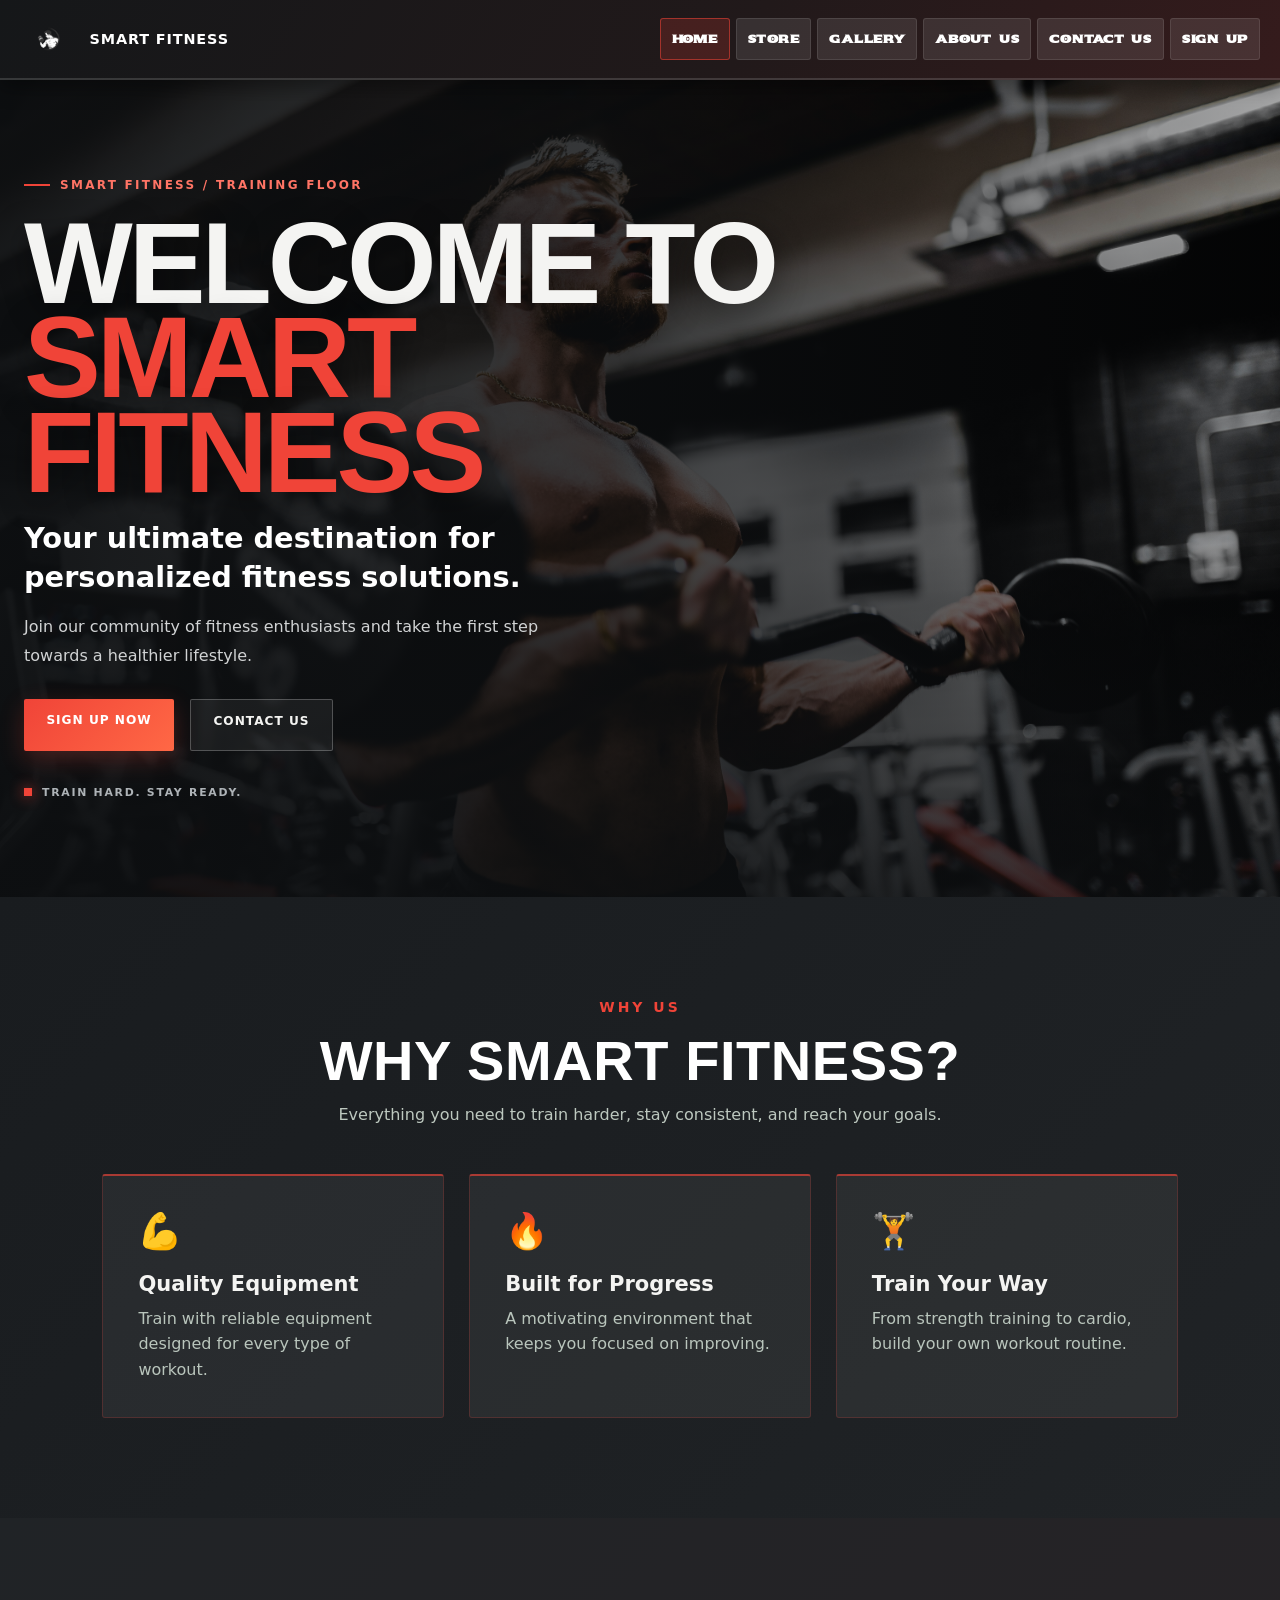
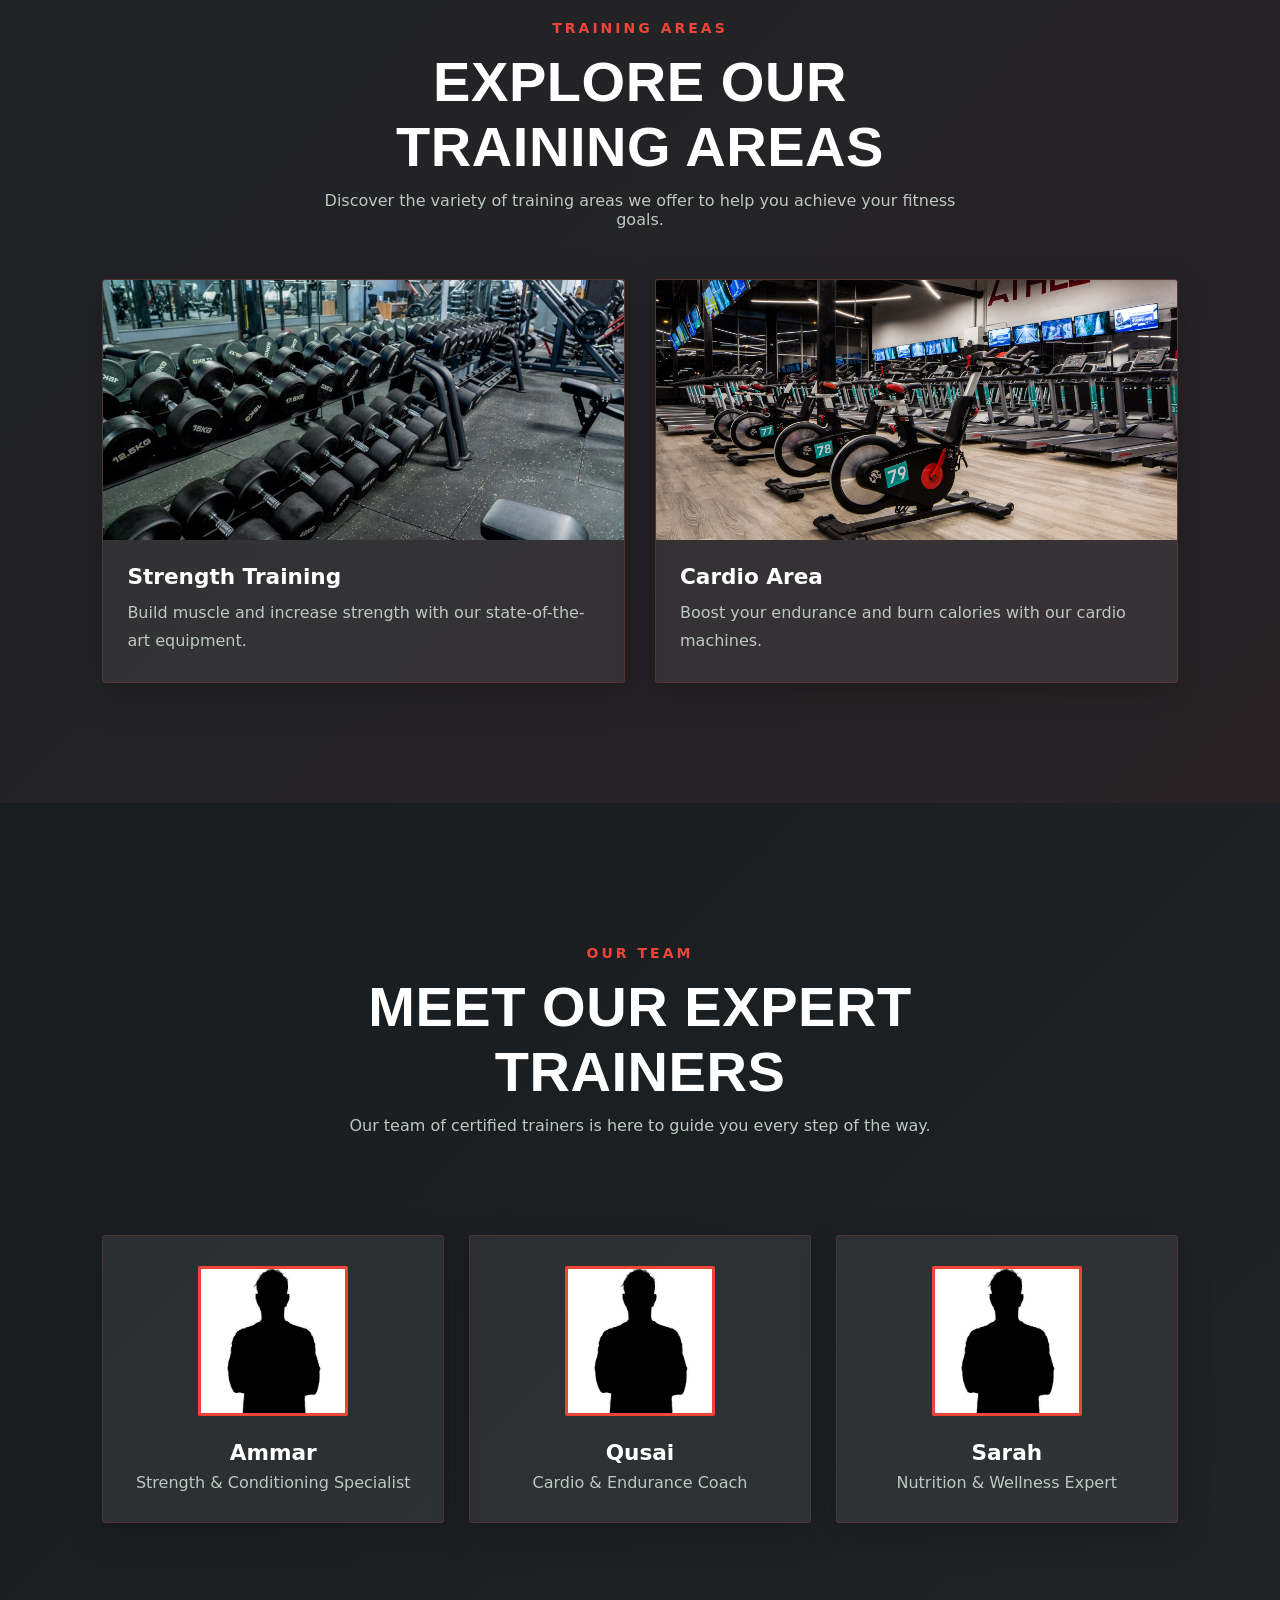
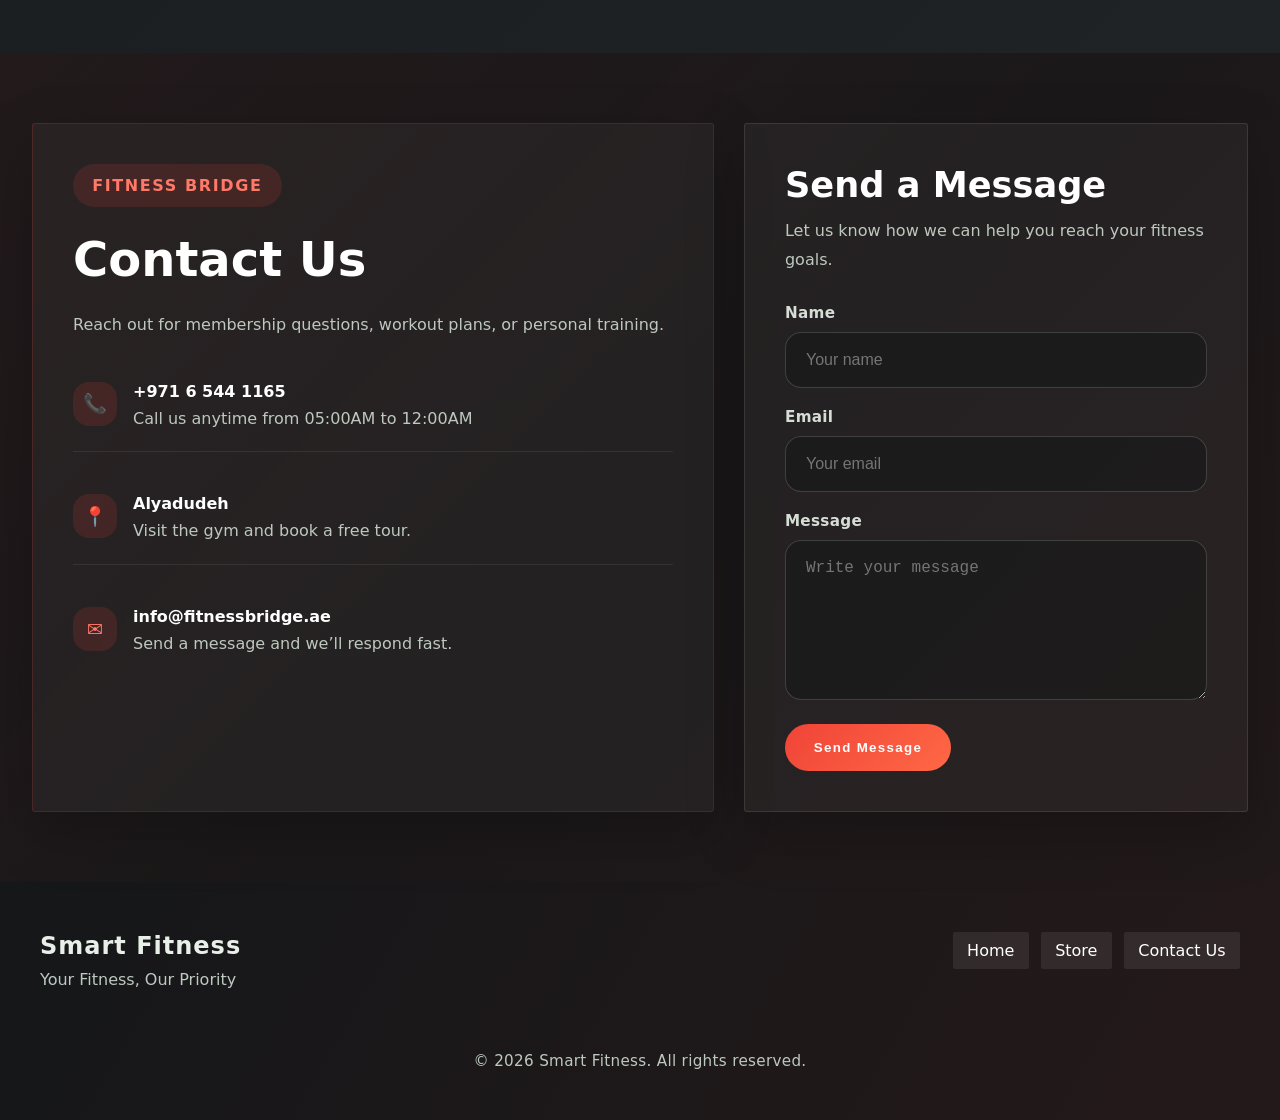
<file: index.html>
<!DOCTYPE html>
<html lang="en">
<head>
    <meta charset="UTF-8">
    <meta name="viewport" content="width=device-width, initial-scale=1.0">
<meta name="theme-color" content="#151719">
    <title>Smart Fitness | HomePage</title>
<link rel="stylesheet" href="Style.css">
<link rel="preconnect" href="https://fonts.googleapis.com">
<link rel="preconnect" href="https://fonts.gstatic.com" crossorigin>
<link href="https://fonts.googleapis.com/css2?family=Sekuya&display=swap" rel="stylesheet">
</head>
<body class="home-body">
    <header>
    <nav class="navbar industrial-navbar" aria-label="Main navigation">
            <div class="navbar-brand">
                <img src="images/logo2.png" alt="Smart Fitness Logo" class="responsive-logo">
                <span>Smart Fitness</span>
            </div>      
            <div class="navbar-items">
                <ul class="navbar-nav">
                    <li class="nav-item">
                        <a href="index.html" aria-current="page">Home</a>
                    </li>
                    <li class="nav-item">
                        <a href="store.html">Store</a>
                    </li>
                    <li class="nav-item">
                        <a href="Gallery.html">Gallery</a>
                    </li>
                    <li class="nav-item">
                        <a href="aboutUs.html">About Us</a>
                    </li>
                    <li class="nav-item">
                        <a href="ContactUs.html">Contact Us</a>
                    </li>
                    <li class="nav-item">
                        <a href="signUp.html">Sign Up</a>
                    </li>
                </ul>
            </div>
        </nav>
    </header>
    <main>
    <section class="hero-selection home-hero" aria-labelledby="home-title">
        <div class="selection-content home-hero-content">
            <div class="hero-details home-hero-details">
                <p class="home-hero-kicker">SMART FITNESS / TRAINING FLOOR</p>
                <h1 class="title" id="home-title">Welcome to<br><em>Smart Fitness</em></h1>
                <p class="subtitle">Your ultimate destination for personalized fitness solutions.</p>
                <p class="description">Join our community of fitness enthusiasts and take the first step towards a healthier lifestyle.</p>
                <div class="hero-buttons">
                    <a href="signUp.html" class="button store">Sign Up Now</a>
                    <a href="ContactUs.html" class="button contact-us">Contact Us</a>
                </div>
                <p class="home-hero-footnote"><span aria-hidden="true"></span> TRAIN HARD. STAY READY.</p>
            </div>
        </div>
    </section>

<section class="why-smart-fitness">
    <div class="section-header">
        <span>WHY US</span>
        <h2>Why Smart Fitness?</h2>
        <p>Everything you need to train harder, stay consistent, and reach your goals.</p>
    </div>

    <div class="benefits">
        <div class="benefit-card">
            <div class="benefit-icon">💪</div>
            <h3>Quality Equipment</h3>
            <p>Train with reliable equipment designed for every type of workout.</p>
        </div>

        <div class="benefit-card">
            <div class="benefit-icon">🔥</div>
            <h3>Built for Progress</h3>
            <p>A motivating environment that keeps you focused on improving.</p>
        </div>

        <div class="benefit-card">
            <div class="benefit-icon">🏋️</div>
            <h3>Train Your Way</h3>
            <p>From strength training to cardio, build your own workout routine.</p>
        </div>
    </div>
</section>

<section class="training-areas-section">
    <div class="section-header">
        <span>TRAINING AREAS</span>
        <h2>Explore Our Training Areas</h2>
        <p>Discover the variety of training areas we offer to help you achieve your fitness goals.</p>
    </div>

    <div class="training-areas">
        <div class="training-area-card">
            <img src="images/dumbble.jpg" alt="Strength Training" class="training-area-image">
            <div class="training-area-content">
                <h3>Strength Training</h3>
                <p>Build muscle and increase strength with our state-of-the-art equipment.</p>
            </div>
        </div>

        <div class="training-area-card">
            <img src="images/cardio.jpg" alt="Cardio Area" class="training-area-image">
            <div class="training-area-content">
                <h3>Cardio Area</h3>
                <p>Boost your endurance and burn calories with our cardio machines.</p>
            </div>
        </div>
    </div>
</section>

<section class="our-team-section">
    <div class="section-header">
        <span>OUR TEAM</span>
        <h2>Meet Our Expert Trainers</h2>
        <p>Our team of certified trainers is here to guide you every step of the way.</p>
    </div>

    <div class="team-members">
        <div class="team-member-card">
            <img src="images/man.jfif" alt="Trainer 1" class="team-member-image">
            <h3>Ammar</h3>
            <p>Strength & Conditioning Specialist</p>
        </div>

        <div class="team-member-card">
            <img src="images/man.jfif" alt="Trainer 2" class="team-member-image">
            <h3>Qusai</h3>
            <p>Cardio & Endurance Coach</p>
        </div>

        <div class="team-member-card">
            <img src="images/man.jfif" alt="Trainer 3" class="team-member-image">
            <h3>Sarah</h3>
            <p>Nutrition & Wellness Expert</p>
        </div>
    </div>
</section>

<section class="contact-section">
    <div class="contact-grid">
        <div class="contact-info-panel">
            <div class="contact-badge">FITNESS BRIDGE</div>
            <h2>Contact Us</h2>
            <p>Reach out for membership questions, workout plans, or personal training.</p>
            <div class="contact-detail">
                <span>📞</span>
                <div>
                    <strong>+971 6 544 1165</strong>
                    <p>Call us anytime from 05:00AM to 12:00AM</p>
                </div>
            </div>
            <div class="contact-detail">
                <span>📍</span>
                <div>
                    <strong>Alyadudeh</strong>
                    <p>Visit the gym and book a free tour.</p>
                </div>
            </div>
            <div class="contact-detail">
                <span>✉️</span>
                <div>
                    <strong>info@fitnessbridge.ae</strong>
                    <p>Send a message and we’ll respond fast.</p>
                </div>
            </div>
        </div>

        <form class="contact-form">
            <div class="form-title">
                <h3>Send a Message</h3>
                <p>Let us know how we can help you reach your fitness goals.</p>
            </div>
            <label>
                <span>Name</span>
                <input type="text" placeholder="Your name" />
            </label>
            <label>
                <span>Email</span>
                <input type="email" placeholder="Your email" />
            </label>
            <label>
                <span>Message</span>
                <textarea placeholder="Write your message"></textarea>
            </label>
            <button type="submit" class="button send-button">Send Message</button>
        </form>
    </div>
</section>

</main>
<footer class="site-footer">
        <div class="footer-inner">
            <div class="footer-brand">
                <p>Smart Fitness</p>
                <span>Your Fitness, Our Priority</span>
            </div>
            <div class="footer-links">
                <a href="index.html">Home</a>
                <a href="store.html">Store</a>
                <a href="ContactUs.html">Contact Us</a>
            </div>
            <p class="footer-copy">&copy; 2026 Smart Fitness. All rights reserved.</p>
        </div>
    </footer>
</body>
</html>
</file>
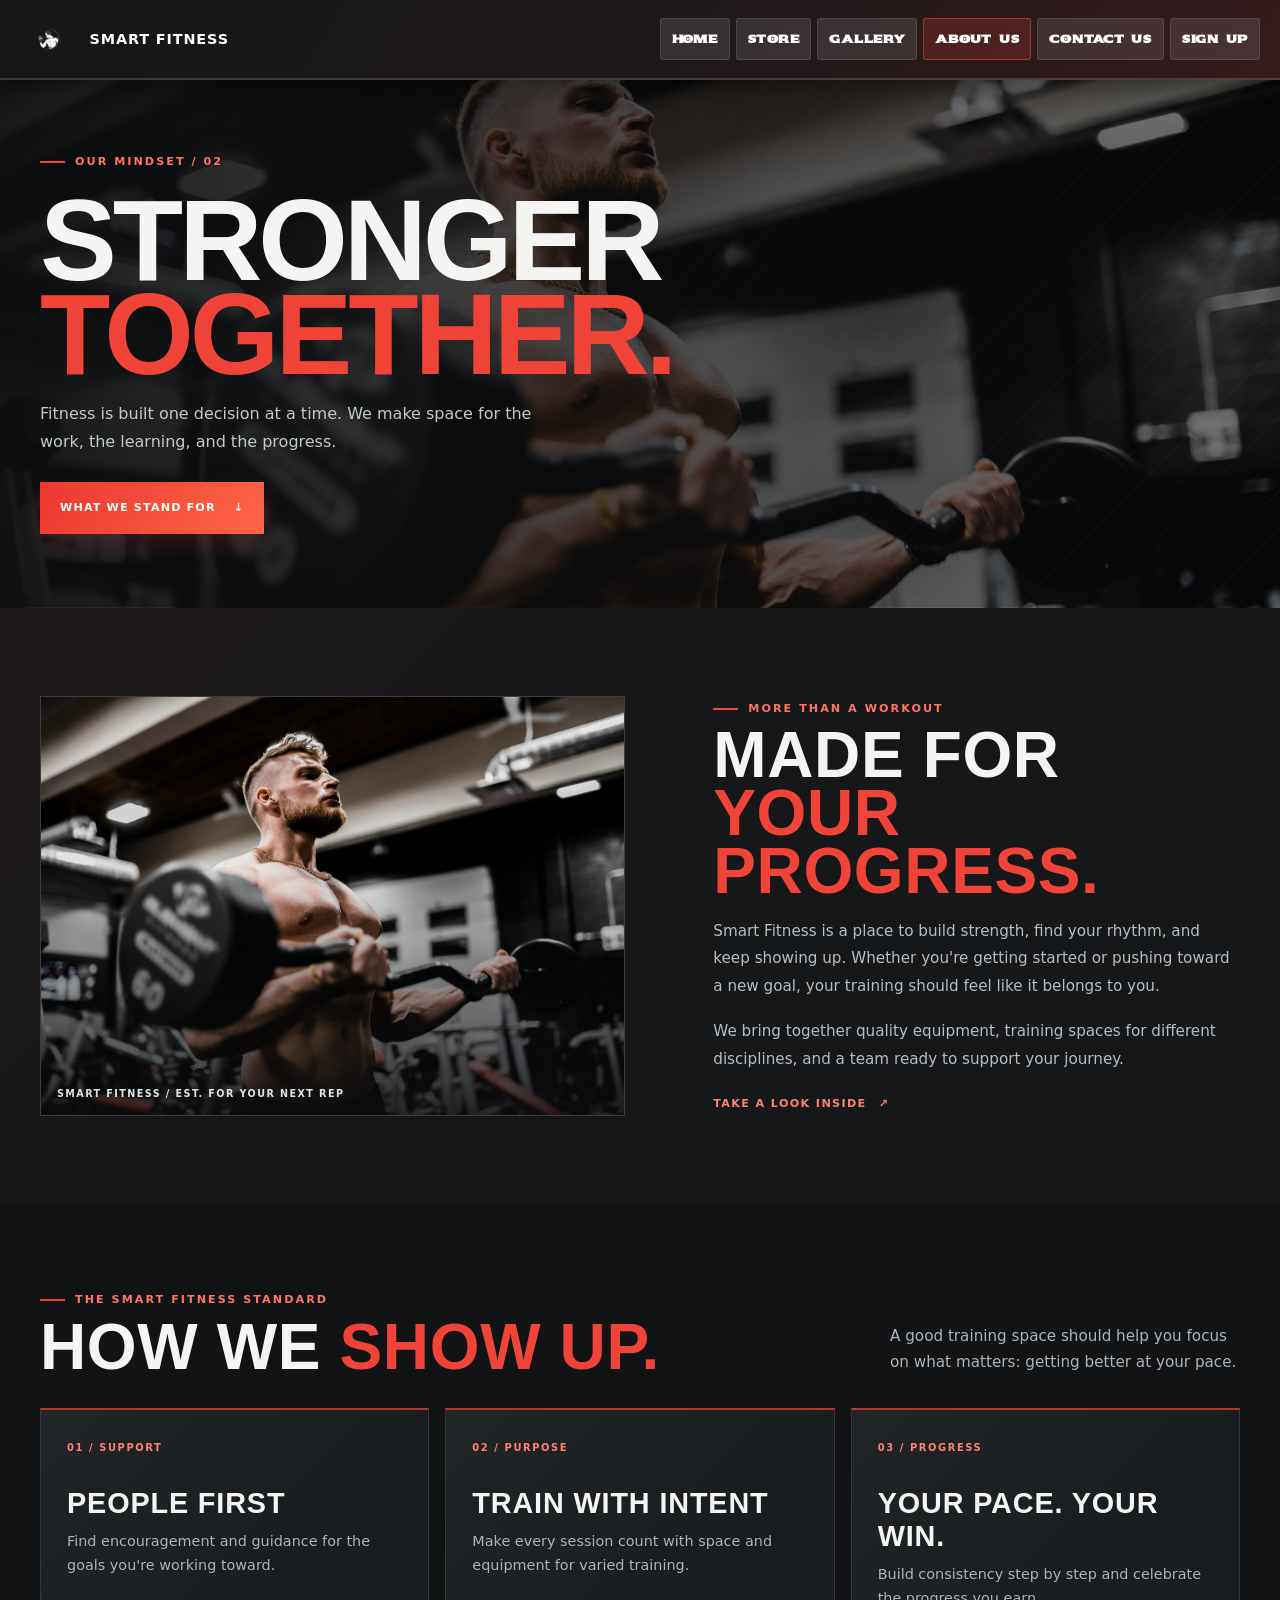
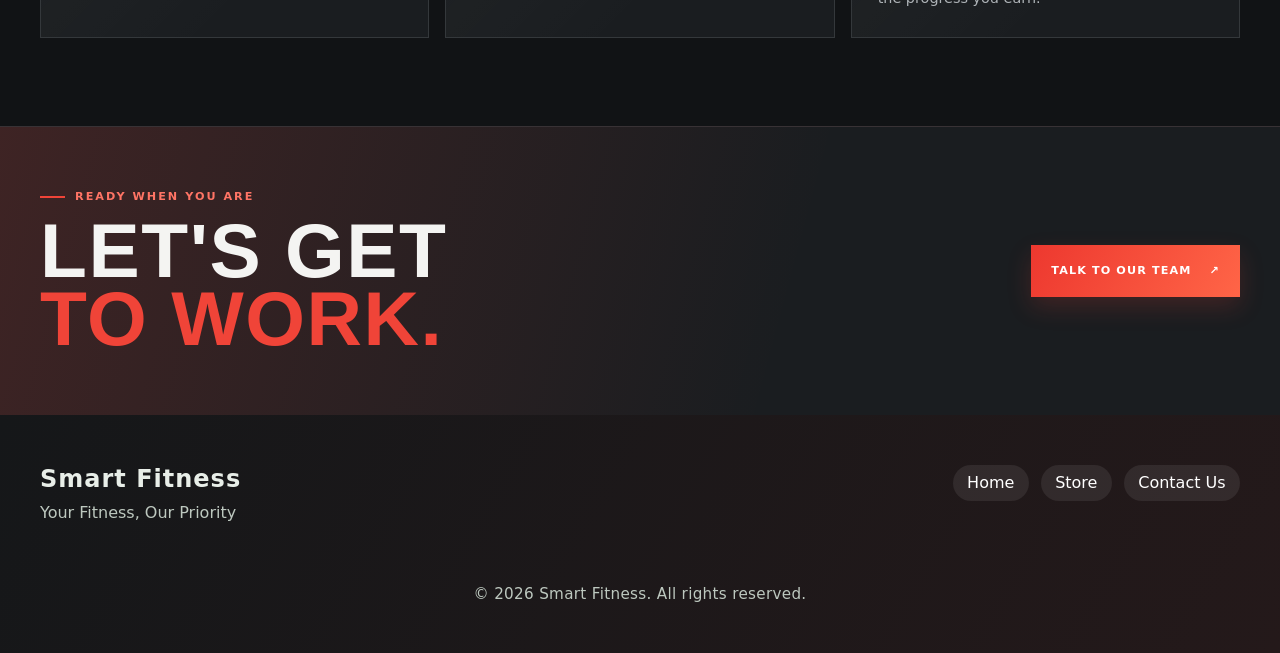
<file: aboutUs.html>
<!DOCTYPE html>
<html lang="en">
<head>
    <meta charset="UTF-8">
    <meta name="viewport" content="width=device-width, initial-scale=1.0">
    <meta name="theme-color" content="#151719">
    <title>About Us | Smart Fitness</title>
    <link rel="stylesheet" href="Style.css">
    <link rel="preconnect" href="https://fonts.googleapis.com">
    <link rel="preconnect" href="https://fonts.gstatic.com" crossorigin>
    <link href="https://fonts.googleapis.com/css2?family=Sekuya&display=swap" rel="stylesheet">
</head>
<body class="content-body about-body">
    <header>
        <nav class="navbar industrial-navbar" aria-label="Main navigation">
            <a class="navbar-brand" href="index.html">
                <img src="images/logo2.png" alt="" class="responsive-logo">
                <span>Smart Fitness</span>
            </a>
            <div class="navbar-items">
                <ul class="navbar-nav">
                    <li class="nav-item"><a href="index.html">Home</a></li>
                    <li class="nav-item"><a href="store.html">Store</a></li>
                    <li class="nav-item"><a href="Gallery.html">Gallery</a></li>
                    <li class="nav-item"><a href="aboutUs.html" aria-current="page">About Us</a></li>
                    <li class="nav-item"><a href="ContactUs.html">Contact Us</a></li>
                    <li class="nav-item"><a href="signUp.html">Sign Up</a></li>
                </ul>
            </div>
        </nav>
    </header>

    <main class="content-page about-page">
        <section class="inner-page-hero about-page-hero" aria-labelledby="about-title">
            <div class="page-container inner-page-hero-content">
                <p class="page-eyebrow"><span></span> OUR MINDSET / 02</p>
                <h1 id="about-title">STRONGER<br><em>TOGETHER.</em></h1>
                <p>Fitness is built one decision at a time. We make space for the work, the learning, and the progress.</p>
                <a class="page-button" href="#our-approach">WHAT WE STAND FOR <span aria-hidden="true">↓</span></a>
            </div>
        </section>

        <section class="page-section about-intro" id="our-approach">
            <div class="page-container about-intro-grid">
                <div class="about-image-wrap">
                    <img src="images/manworkout.jpg" alt="Athlete training with a barbell" loading="lazy">
                    <span class="about-image-mark">SMART FITNESS / EST. FOR YOUR NEXT REP</span>
                </div>
                <div class="about-copy">
                    <p class="page-eyebrow"><span></span> MORE THAN A WORKOUT</p>
                    <h2>MADE FOR<br><em>YOUR PROGRESS.</em></h2>
                    <p>Smart Fitness is a place to build strength, find your rhythm, and keep showing up. Whether you're getting started or pushing toward a new goal, your training should feel like it belongs to you.</p>
                    <p>We bring together quality equipment, training spaces for different disciplines, and a team ready to support your journey.</p>
                    <a class="page-text-link" href="Gallery.html">TAKE A LOOK INSIDE <span aria-hidden="true">↗</span></a>
                </div>
            </div>
        </section>

        <section class="page-section about-values-section" aria-labelledby="values-title">
            <div class="page-container">
                <div class="page-section-heading">
                    <div>
                        <p class="page-eyebrow"><span></span> THE SMART FITNESS STANDARD</p>
                        <h2 id="values-title">HOW WE <em>SHOW UP.</em></h2>
                    </div>
                    <p>A good training space should help you focus on what matters: getting better at your pace.</p>
                </div>
                <div class="about-values-grid">
                    <article class="about-value-card">
                        <span>01 / SUPPORT</span>
                        <h3>PEOPLE FIRST</h3>
                        <p>Find encouragement and guidance for the goals you're working toward.</p>
                    </article>
                    <article class="about-value-card">
                        <span>02 / PURPOSE</span>
                        <h3>TRAIN WITH INTENT</h3>
                        <p>Make every session count with space and equipment for varied training.</p>
                    </article>
                    <article class="about-value-card">
                        <span>03 / PROGRESS</span>
                        <h3>YOUR PACE. YOUR WIN.</h3>
                        <p>Build consistency step by step and celebrate the progress you earn.</p>
                    </article>
                </div>
            </div>
        </section>

        <section class="page-cta-band">
            <div class="page-container page-cta-inner">
                <div>
                    <p class="page-eyebrow"><span></span> READY WHEN YOU ARE</p>
                    <h2>LET'S GET<br><em>TO WORK.</em></h2>
                </div>
                <a class="page-button" href="ContactUs.html">TALK TO OUR TEAM <span aria-hidden="true">↗</span></a>
            </div>
        </section>
    </main>

    <footer class="site-footer">
        <div class="footer-inner">
            <div class="footer-brand"><p>Smart Fitness</p><span>Your Fitness, Our Priority</span></div>
            <div class="footer-links">
                <a href="index.html">Home</a>
                <a href="store.html">Store</a>
                <a href="ContactUs.html">Contact Us</a>
            </div>
            <p class="footer-copy">&copy; 2026 Smart Fitness. All rights reserved.</p>
        </div>
    </footer>
</body>
</html>
</file>
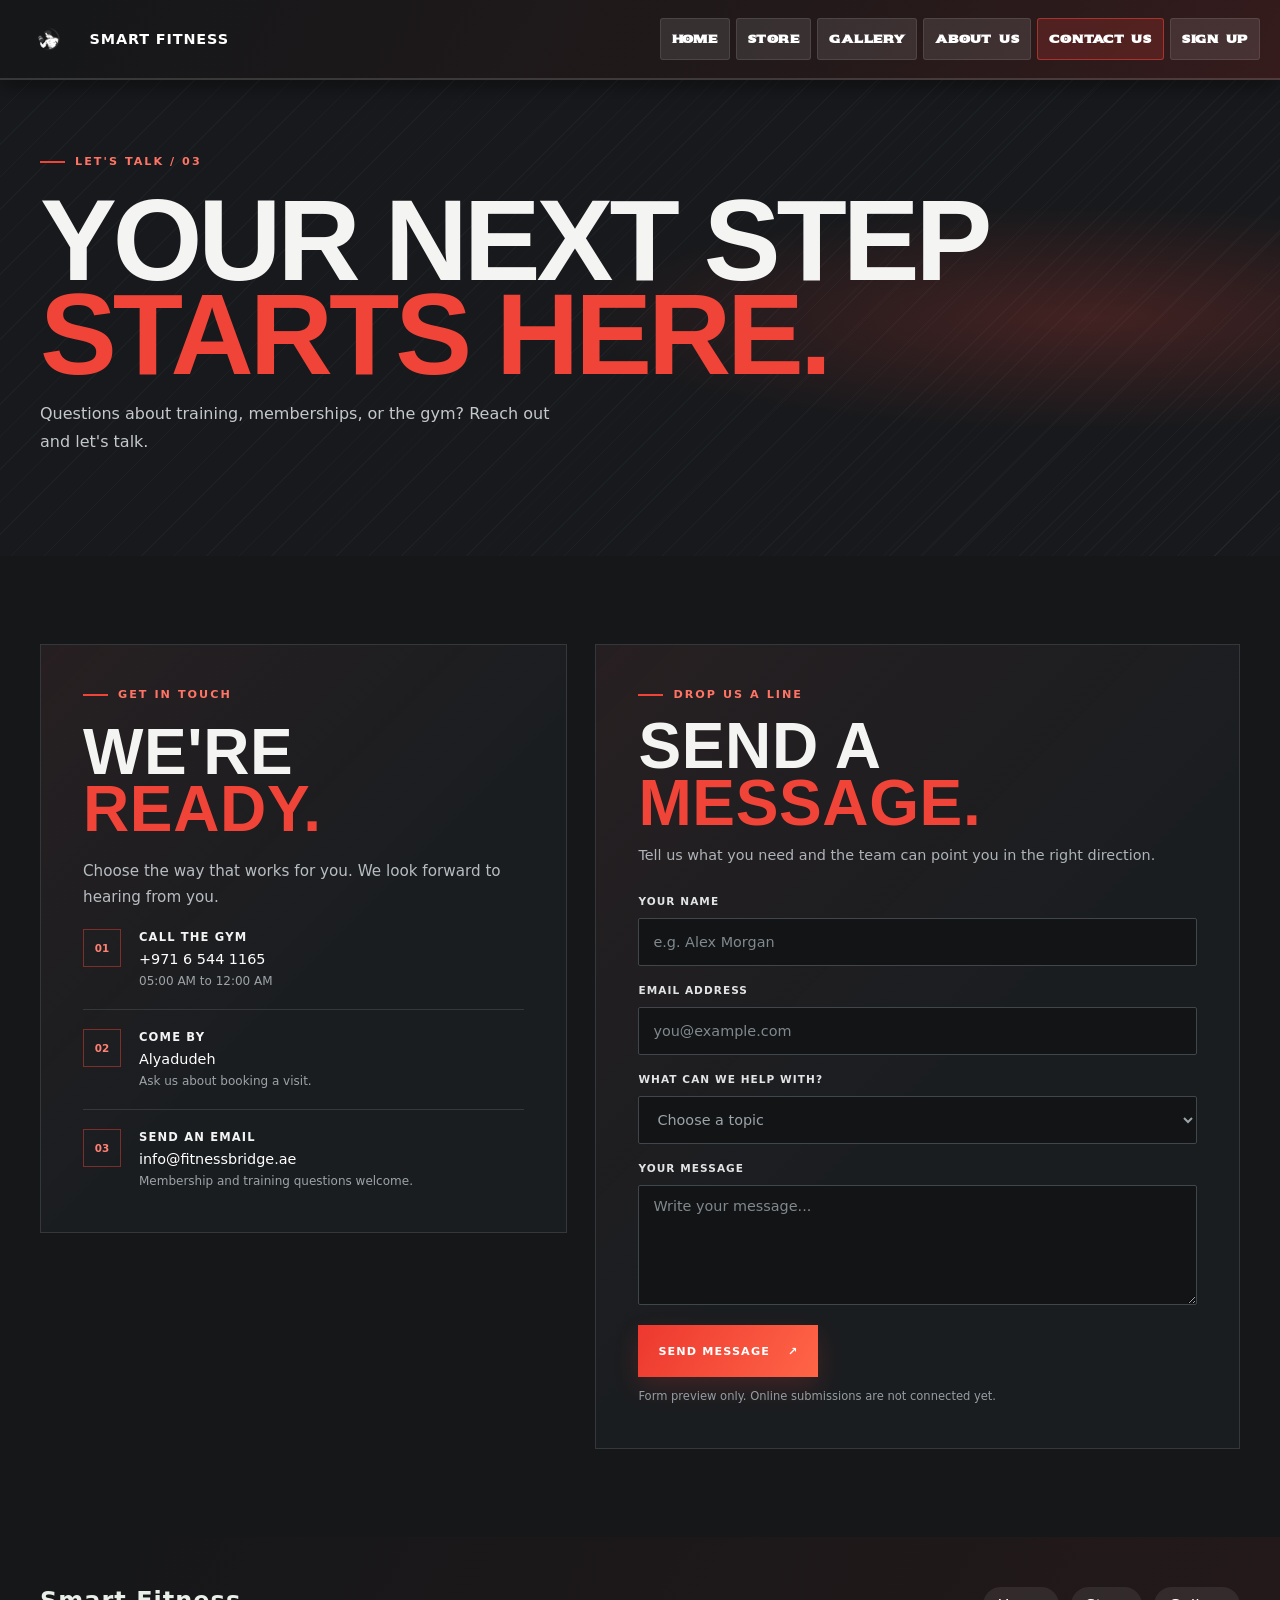
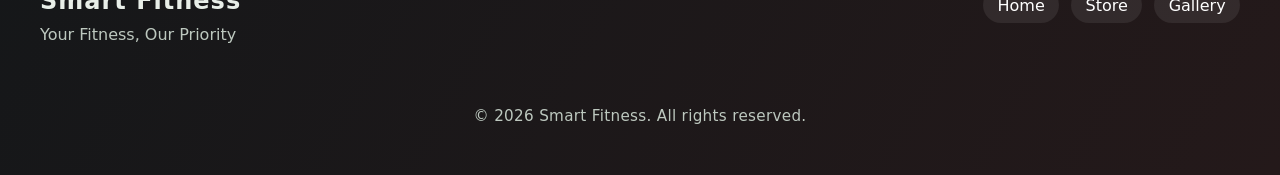
<file: ContactUs.html>
<!DOCTYPE html>
<html lang="en">
<head>
    <meta charset="UTF-8">
    <meta name="viewport" content="width=device-width, initial-scale=1.0">
    <meta name="theme-color" content="#151719">
    <title>Contact | Smart Fitness</title>
    <link rel="stylesheet" href="Style.css">
    <link rel="preconnect" href="https://fonts.googleapis.com">
    <link rel="preconnect" href="https://fonts.gstatic.com" crossorigin>
    <link href="https://fonts.googleapis.com/css2?family=Sekuya&display=swap" rel="stylesheet">
</head>
<body class="content-body contact-body">
    <header>
        <nav class="navbar industrial-navbar" aria-label="Main navigation">
            <a class="navbar-brand" href="index.html">
                <img src="images/logo2.png" alt="" class="responsive-logo">
                <span>Smart Fitness</span>
            </a>
            <div class="navbar-items">
                <ul class="navbar-nav">
                    <li class="nav-item"><a href="index.html">Home</a></li>
                    <li class="nav-item"><a href="store.html">Store</a></li>
                    <li class="nav-item"><a href="Gallery.html">Gallery</a></li>
                    <li class="nav-item"><a href="aboutUs.html">About Us</a></li>
                    <li class="nav-item"><a href="ContactUs.html" aria-current="page">Contact Us</a></li>
                    <li class="nav-item"><a href="signUp.html">Sign Up</a></li>
                </ul>
            </div>
        </nav>
    </header>

    <main class="content-page contact-page">
        <section class="inner-page-hero contact-page-hero" aria-labelledby="contact-title">
            <div class="page-container inner-page-hero-content">
                <p class="page-eyebrow"><span></span> LET'S TALK / 03</p>
                <h1 id="contact-title">YOUR NEXT STEP<br><em>STARTS HERE.</em></h1>
                <p>Questions about training, memberships, or the gym? Reach out and let's talk.</p>
            </div>
        </section>

        <section class="page-section contact-page-section">
            <div class="page-container contact-page-grid">
                <aside class="contact-page-info" aria-labelledby="contact-info-title">
                    <p class="page-eyebrow"><span></span> GET IN TOUCH</p>
                    <h2 id="contact-info-title">WE'RE<br><em>READY.</em></h2>
                    <p class="contact-page-intro">Choose the way that works for you. We look forward to hearing from you.</p>
                    <div class="contact-page-detail">
                        <span class="contact-detail-icon" aria-hidden="true">01</span>
                        <div><strong>CALL THE GYM</strong><a href="tel:+97165441165">+971 6 544 1165</a><small>05:00 AM to 12:00 AM</small></div>
                    </div>
                    <div class="contact-page-detail">
                        <span class="contact-detail-icon" aria-hidden="true">02</span>
                        <div><strong>COME BY</strong><p>Alyadudeh</p><small>Ask us about booking a visit.</small></div>
                    </div>
                    <div class="contact-page-detail">
                        <span class="contact-detail-icon" aria-hidden="true">03</span>
                        <div><strong>SEND AN EMAIL</strong><a href="mailto:info@fitnessbridge.ae">info@fitnessbridge.ae</a><small>Membership and training questions welcome.</small></div>
                    </div>
                </aside>

                <form class="content-form" action="#" method="get">
                    <div class="content-form-heading">
                        <p class="page-eyebrow"><span></span> DROP US A LINE</p>
                        <h2>SEND A<br><em>MESSAGE.</em></h2>
                        <p>Tell us what you need and the team can point you in the right direction.</p>
                    </div>
                    <label for="contact-name">YOUR NAME</label>
                    <input id="contact-name" name="name" type="text" autocomplete="name" placeholder="e.g. Alex Morgan" required>
                    <label for="contact-email">EMAIL ADDRESS</label>
                    <input id="contact-email" name="email" type="email" autocomplete="email" placeholder="you@example.com" required>
                    <label for="contact-topic">WHAT CAN WE HELP WITH?</label>
                    <select id="contact-topic" name="topic" required>
                        <option value="" selected disabled>Choose a topic</option>
                        <option value="membership">Membership</option>
                        <option value="training">Training and coaching</option>
                        <option value="equipment">Equipment and facilities</option>
                        <option value="other">Something else</option>
                    </select>
                    <label for="contact-message">YOUR MESSAGE</label>
                    <textarea id="contact-message" name="message" rows="4" placeholder="Write your message..." required></textarea>
                    <button class="page-button" type="submit">SEND MESSAGE <span aria-hidden="true">↗</span></button>
                    <p class="form-preview-note">Form preview only. Online submissions are not connected yet.</p>
                </form>
            </div>
        </section>
    </main>

    <footer class="site-footer">
        <div class="footer-inner">
            <div class="footer-brand"><p>Smart Fitness</p><span>Your Fitness, Our Priority</span></div>
            <div class="footer-links">
                <a href="index.html">Home</a>
                <a href="store.html">Store</a>
                <a href="Gallery.html">Gallery</a>
            </div>
            <p class="footer-copy">&copy; 2026 Smart Fitness. All rights reserved.</p>
        </div>
    </footer>
</body>
</html>
</file>
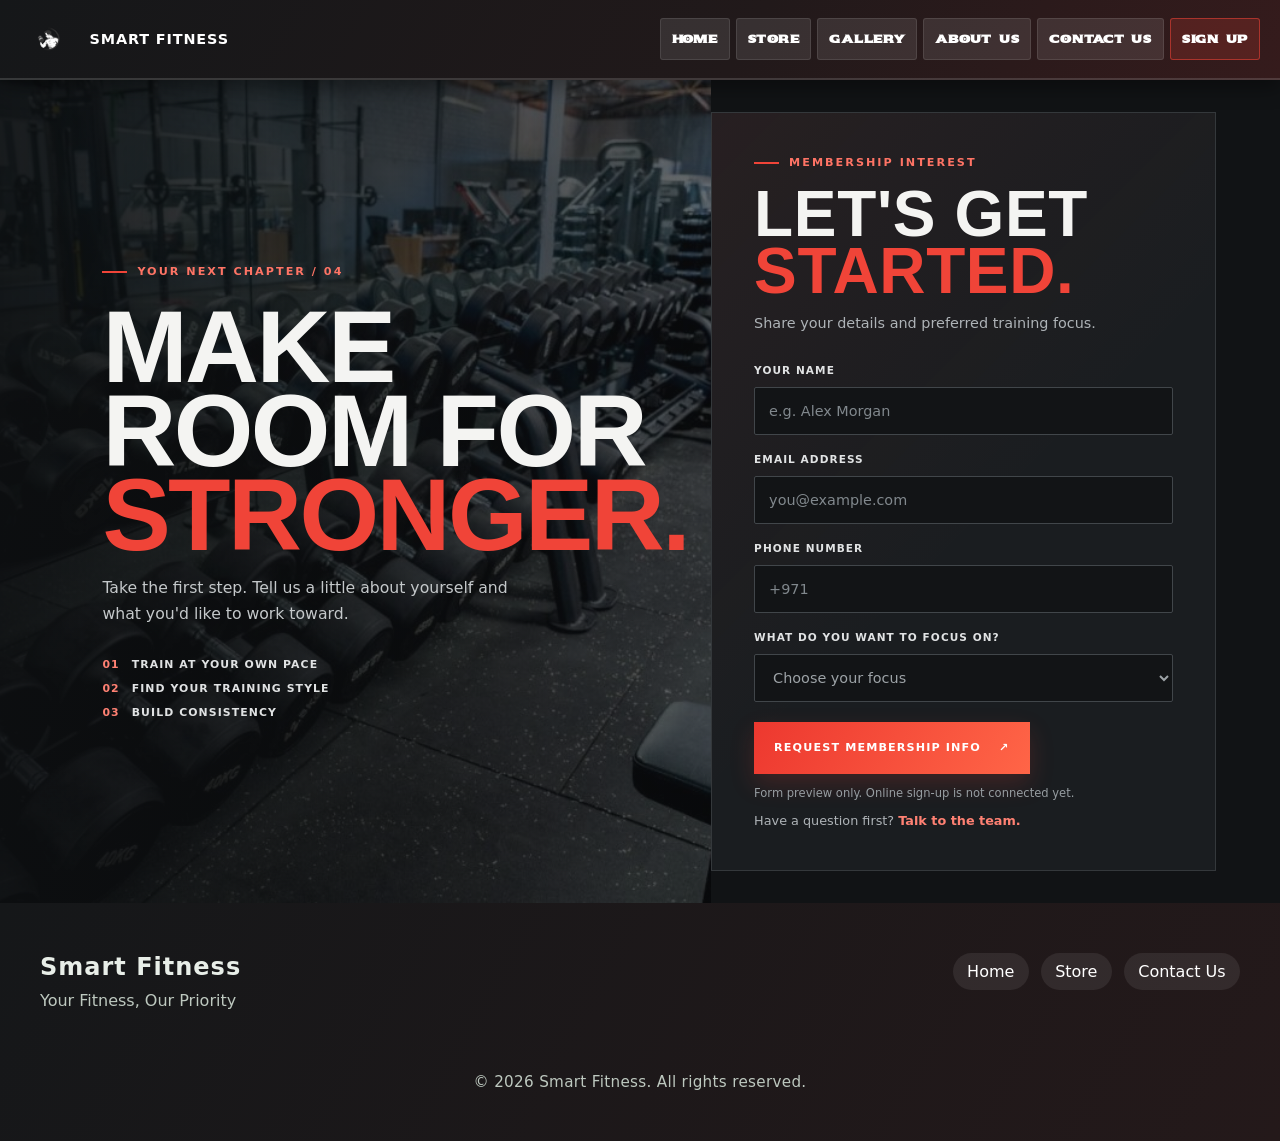
<file: signUp.html>
<!DOCTYPE html>
<html lang="en">
<head>
    <meta charset="UTF-8">
    <meta name="viewport" content="width=device-width, initial-scale=1.0">
    <meta name="theme-color" content="#151719">
    <title>Join Smart Fitness</title>
    <link rel="stylesheet" href="Style.css">
    <link rel="preconnect" href="https://fonts.googleapis.com">
    <link rel="preconnect" href="https://fonts.gstatic.com" crossorigin>
    <link href="https://fonts.googleapis.com/css2?family=Sekuya&display=swap" rel="stylesheet">
</head>
<body class="content-body signup-body">
    <header>
        <nav class="navbar industrial-navbar" aria-label="Main navigation">
            <a class="navbar-brand" href="index.html">
                <img src="images/logo2.png" alt="" class="responsive-logo">
                <span>Smart Fitness</span>
            </a>
            <div class="navbar-items">
                <ul class="navbar-nav">
                    <li class="nav-item"><a href="index.html">Home</a></li>
                    <li class="nav-item"><a href="store.html">Store</a></li>
                    <li class="nav-item"><a href="Gallery.html">Gallery</a></li>
                    <li class="nav-item"><a href="aboutUs.html">About Us</a></li>
                    <li class="nav-item"><a href="ContactUs.html">Contact Us</a></li>
                    <li class="nav-item"><a href="signUp.html" aria-current="page">Sign Up</a></li>
                </ul>
            </div>
        </nav>
    </header>

    <main class="content-page signup-page">
        <section class="signup-layout">
            <div class="signup-pitch">
                <p class="page-eyebrow"><span></span> YOUR NEXT CHAPTER / 04</p>
                <h1>MAKE<br>ROOM FOR<br><em>STRONGER.</em></h1>
                <p>Take the first step. Tell us a little about yourself and what you'd like to work toward.</p>
                <div class="signup-pitch-points">
                    <p><span>01</span> TRAIN AT YOUR OWN PACE</p>
                    <p><span>02</span> FIND YOUR TRAINING STYLE</p>
                    <p><span>03</span> BUILD CONSISTENCY</p>
                </div>
            </div>
            <form class="content-form signup-form" action="#" method="get">
                <div class="content-form-heading">
                    <p class="page-eyebrow"><span></span> MEMBERSHIP INTEREST</p>
                    <h2>LET'S GET<br><em>STARTED.</em></h2>
                    <p>Share your details and preferred training focus.</p>
                </div>
                <label for="signup-name">YOUR NAME</label>
                <input id="signup-name" name="name" type="text" autocomplete="name" placeholder="e.g. Alex Morgan" required>
                <label for="signup-email">EMAIL ADDRESS</label>
                <input id="signup-email" name="email" type="email" autocomplete="email" placeholder="you@example.com" required>
                <label for="signup-phone">PHONE NUMBER</label>
                <input id="signup-phone" name="phone" type="tel" autocomplete="tel" placeholder="+971" required>
                <label for="signup-focus">WHAT DO YOU WANT TO FOCUS ON?</label>
                <select id="signup-focus" name="focus" required>
                    <option value="" selected disabled>Choose your focus</option>
                    <option value="strength">Strength training</option>
                    <option value="cardio">Cardio and conditioning</option>
                    <option value="wellness">General fitness and wellness</option>
                    <option value="unsure">I'm still deciding</option>
                </select>
                <button class="page-button" type="submit">REQUEST MEMBERSHIP INFO <span aria-hidden="true">↗</span></button>
                <p class="form-preview-note">Form preview only. Online sign-up is not connected yet.</p>
                <p class="signup-contact-note">Have a question first? <a href="ContactUs.html">Talk to the team.</a></p>
            </form>
        </section>
    </main>

    <footer class="site-footer">
        <div class="footer-inner">
            <div class="footer-brand"><p>Smart Fitness</p><span>Your Fitness, Our Priority</span></div>
            <div class="footer-links">
                <a href="index.html">Home</a>
                <a href="store.html">Store</a>
                <a href="ContactUs.html">Contact Us</a>
            </div>
            <p class="footer-copy">&copy; 2026 Smart Fitness. All rights reserved.</p>
        </div>
    </footer>
</body>
</html>
</file>
<file: Style.css>
* {
    margin: 0;
    padding: 0;
    box-sizing: border-box;
}

:root {
    --white-colour: #f4f4f2;
    --dark-color: #151719;
    --primary-color: #f04438;
    --secondary-color: #2b2f33;
    --cream-color: #f2e7e5;
    --accent-purple: #25282b;
    --accent-red: #f04438;

    --font-size-s : 14px;   
    --font-size-n : 16px;
    --font-size-m : 20px;
    --font-size-l : 24px;
    --font-size-xl : 32px;
    --font-size-xxl : 48px;

    --font-weight-normal: 400;
    --font-weight-medium: 500;
    --font-weight-semi-bold: 600;
    --font-weight-bold: 700;

    --border-radius-s: 8px;
    --border-radius-m: 30px;
    --border-radius-circle: 700%;

    --site-max-width: 1300px;
    --navbar-height: 100px;
}

body {
    background: var(--dark-color);
    color: var(--white-colour);
    font-family: system-ui, sans-serif;
}

.sekuya-regular {
  font-family: "Sekuya", system-ui;
  font-weight: 400;
  font-style: normal;
}
.hero-selection {
    position: relative;
    min-height: calc(100vh - 80px);
    background: linear-gradient(110deg, rgba(15, 17, 19, 0.84), rgba(42, 18, 19, 0.58)),
        url("images/manworkout.jpg") center/cover no-repeat;
    display: flex;
    align-items: center;
    justify-content: center;
    color: #fff;
    padding: 80px 20px 40px;
}

.hero-selection .selection-content {
    position: relative;
    z-index: 1;
    display: flex;
    flex-direction: column;
    align-items: center;
    justify-content: center;
    width: 100%;
    max-width: 900px;
    gap: 20px;
    text-align: center;
}

.hero-selection .selection-content.image-right {
    flex-direction: column;
}

.hero-image-wrapper {
    display: none;
}

.hero-details{
    width: 100%;
    padding: 20px 20px;
}

.hero-selection .hero-details .title {
    font-size: 4rem;
    color: var(--white-colour);
    font-family: 'Sekuya', sans-serif;
    letter-spacing: 0.2em;
    text-transform: uppercase;
    text-shadow: 0 5px 25px rgba(0,0,0,0.5);
    margin-bottom: 0.5rem;
}
.hero-selection .hero-details .subtitle {
    margin-top: 8px;
    max-width: 100%;
    font-size: 2rem;
    font-weight: var(--font-weight-semi-bold);
}
.hero-selection .hero-details .description {
    max-width: 100%;
    margin: 24px 0 30px;
    font-size: 1rem;
    line-height: 1.8;
    color: rgba(255,255,255,0.9);
}

.navbar {
    font-family: "Sekuya", system-ui;
    font-size: var(--font-size-m);
    position: sticky;
    top: 0;
    left: 0;
    width: 100%;
    z-index: 20;
    background: linear-gradient(120deg, #151719 0%, #21191a 58%, #351b1c 100%);
    padding: 12px 24px;
    display: flex;
    justify-content: space-between;
    align-items: center;
    flex-wrap: nowrap;
    min-height: 80px;
    box-shadow: 0px 8px 18px rgba(0,0,0,0.35);
    border-bottom: 2px solid rgba(255,255,255,0.14);
    transition: transform 0.25s ease;
}

.navbar.is-hidden {
    transform: translateY(-100%);
}

.navbar-brand img,
.responsive-logo {
    width: 70px;
    height: auto;
}

.navbar a {
    color: #ffffff;
    text-decoration: none;
}

.navbar a:hover {
    color: #fff;
}

.navbar-brand {
    display: flex;
    align-items: center;
    gap: 0.75rem;
}

.navbar-brand span {
    font-weight: 700;
    font-size: 1.1em;
    margin-left: 0.25em;
    color: #ffffff;
    letter-spacing: 0.08em;
    text-transform: uppercase;
    white-space: nowrap;
}

.navbar .navbar-nav,
.navbar .navbar-nav li {
    list-style: none !important;
    margin: 0;
    padding: 0;
}

.navbar-items {
    flex: 1;
    display: flex;
    justify-content: flex-end;
    min-width: 260px;
}

.navbar-items .navbar-nav {
    display: flex;
    justify-content: flex-end;
    gap: 0.9em;
    width: auto;
    flex-wrap: nowrap;
}

.navbar-items .nav-item {
    margin: 0;
}

.navbar-items .nav-item a {
    display: inline-flex;
    align-items: center;
    justify-content: center;
    min-height: 70px;
    padding: 0 1rem;
    border-radius: 40px;
    background: rgba(255, 255, 255, 0.1);
    transition: transform 0.2s ease, background 0.2s ease;
    font-weight: 700;
    text-transform: uppercase;
    letter-spacing: 0.05em;
    font-size: 0.9rem;
}

.navbar-items .nav-item a:hover {
    background: rgba(240, 68, 56, 0.24);
    transform: translateY(-2px);
}

.hero-image {
    display: none;
}

.why-smart-fitness {
    padding: 100px 8%;
    background: linear-gradient(135deg, #191c1f 0%, #202326 100%);
    color: var(--white-colour);
}

.section-header {
    text-align: center;
    max-width: 650px;
    margin: 0 auto 50px;
}

.section-header span {
    color: var(--accent-red);
    font-size: 14px;
    font-weight: 700;
    letter-spacing: 3px;
}

.section-header h2 {
    color: #fff;
    font-size: 42px;
    margin: 12px 0;
}

.section-header p {
    color: #bdc8bf;
    font-size: 16px;
}

.benefits {
    display: grid;
    grid-template-columns: repeat(3, 1fr);
    gap: 25px;
    max-width: 1100px;
    margin: auto;
}

.benefit-card {
    padding: 35px;
    background: rgba(255,255,255,0.06);
    border: 1px solid rgba(240, 68, 56, 0.2);
    border-radius: 16px;
    transition: 0.3s ease;
}

.benefit-card:hover {
    transform: translateY(-8px);
    border-color: var(--accent-red);
    box-shadow: 0 12px 30px rgba(240, 68, 56, 0.12);
}

.benefit-icon {
    font-size: 35px;
    margin-bottom: 20px;
}

.benefit-card h3 {
    font-size: 21px;
    margin-bottom: 10px;
}

.benefit-card p {
    color: #b9c5bc;
    line-height: 1.6;
}

.our-team-section {
    padding: 100px 8%;
    background: #151719;
    color: var(--white-colour);
}

.team-members {
    padding: 50px 0;
    display: grid;
    grid-template-columns: repeat(3, 1fr);
    gap: 25px;
    max-width: 1100px;
    margin: auto;
}

.team-member-card {
    text-align: center;
}

.team-member-image {
    width: 150px;
    height: 150px;
    border-radius: 50%;
    object-fit: cover;
    margin: 0 auto 20px;
}

.team-member-card h3 {
    font-size: 1.5rem;
    margin-bottom: 10px;
}

.team-member-card p {
    color: #bdc8bf;
    font-size: 1.1rem;
}

.our-team-section {
    padding: 140px 8% 80px;
    background: linear-gradient(135deg, #191c1f 0%, #202326 100%);
    color: var(--white-colour);
}

.team-members {
    display: grid;
    grid-template-columns: repeat(3, 1fr);
    gap: 25px;
    max-width: 1100px;
    margin: 0 auto;
}

.contact-section {
    padding-top: 90px;
}

.team-member-card {
    background: rgba(255,255,255,0.08);
    border: 1px solid rgba(240, 68, 56, 0.18);
    border-radius: 20px;
    padding: 30px 20px;
    text-align: center;
    box-shadow: 0 12px 35px rgba(0,0,0,0.2);
    transition: transform 0.25s ease, box-shadow 0.25s ease;
}

.team-member-card:hover {
    transform: translateY(-6px);
    box-shadow: 0 18px 45px rgba(0,0,0,0.3);
}

.team-member-image {
    width: 150px;
    height: 150px;
    border-radius: 50%;
    object-fit: cover;
    margin: 0 auto 20px;
    border: 3px solid var(--accent-red);
}

.team-member-card h3 {
    font-size: 1.35rem;
    margin-bottom: 8px;
    color: #fff;
}

.team-member-card p {
    color: #bdc8bf;
    font-size: 1rem;
}

.training-areas-section {
    padding: 100px 8% 120px;
    background: linear-gradient(135deg, #202326 0%, #292326 100%);
}

.training-areas {
    display: grid;
    grid-template-columns: repeat(2, minmax(0, 1fr));
    gap: 30px;
    max-width: 1100px;
    margin: 0 auto;
}

.training-area-card {
    background: rgba(255,255,255,0.07);
    border: 1px solid rgba(240, 68, 56, 0.18);
    border-radius: 20px;
    overflow: hidden;
    box-shadow: 0 12px 35px rgba(0,0,0,0.25);
    transition: transform 0.25s ease, box-shadow 0.25s ease;
}

.training-area-card:hover {
    transform: translateY(-6px);
    box-shadow: 0 18px 45px rgba(0,0,0,0.35);
}

.training-area-image {
    width: 100%;
    height: 260px;
    object-fit: cover;
    display: block;
}

.training-area-content {
    padding: 24px 24px 28px;
}

.training-area-content h3 {
    font-size: 1.35rem;
    margin-bottom: 10px;
    color: #fff;
}

.training-area-content p {
    color: #bdc8bf;
    line-height: 1.7;
}

@media (max-width: 768px) {
    .training-areas,
    .team-members,
    .benefits {
        grid-template-columns: 1fr;
    }
}

.site-footer {
    width: 100%;
    background: linear-gradient(120deg, #151719 0%, #24191a 100%);
    color: #e8eee8;
    padding: 50px 20px;
    margin: 0;
}

.footer-inner {
    width: 100%;
    max-width: 100%;
    margin: 0 auto;
    display: flex;
    flex-wrap: wrap;
    justify-content: space-between;
    gap: 30px;
    align-items: flex-start;
    padding: 0 20px;
}

.footer-brand p {
    font-size: 1.5rem;
    font-weight: 700;
    letter-spacing: 1px;
    margin-bottom: 0.5rem;
}

.footer-brand span {
    color: #bdc8bf;
    display: block;
    max-width: 320px;
    line-height: 1.5;
}

.footer-links {
    display: flex;
    flex-wrap: wrap;
    gap: 12px;
    align-items: center;
}

.footer-links a {
    color: #fff;
    text-decoration: none;
    padding: 0.55rem 0.9rem;
    background: rgba(255, 255, 255, 0.08);
    border-radius: 999px;
    transition: transform 0.2s ease, background 0.2s ease;
}

.footer-links a:hover {
    background: rgba(255, 255, 255, 0.18);
    transform: translateY(-2px);
}

.footer-copy {
    width: 100%;
    color: #bdc8bf;
    margin-top: 30px;
    text-align: center;
    font-size: 0.95rem;
    letter-spacing: 0.02em;
}

.hero-buttons {
    display: flex;
    justify-content: center;
    gap: 1rem;
    flex-wrap: wrap;
}

.button {
    display: inline-block;
    padding: 0.95rem 1.6rem;
    border-radius: 999px;
    font-weight: 700;
    text-decoration: none;
    transition: transform 0.2s ease, background 0.2s ease, box-shadow 0.2s ease;
}

.button.store {
    background: linear-gradient(135deg, #f04438 0%, #ff6845 100%);
    color: #ffffff;
    box-shadow: 0 8px 24px rgba(240, 68, 56, 0.24);
}

.button.contact-us {
    background: rgba(255, 255, 255, 0.06);
    color: var(--white-colour);
    border: 1px solid rgba(255, 255, 255, 0.24);
}

.button:hover {
    transform: translateY(-3px);
    box-shadow: 0 10px 30px rgba(0,0,0,0.2);
}

.responsive-logo {
    display: flex;
    align-items: center;
    width: 90px;
    height: auto;
}

.contact-section {
    position: relative;
    left: 50%;
    right: 50%;
    margin-left: -50vw;
    margin-right: -50vw;
    width: 100vw;
    padding: 70px 2rem;
    background: linear-gradient(135deg, #151719 0%, #21191a 100%);
    color: var(--white-colour);
}

.contact-grid {
    display: grid;
    grid-template-columns: 1.15fr 0.85fr;
    gap: 30px;
    max-width: 1300px;
    width: min(100%, 1300px);
    margin: 0 auto;
    align-items: stretch;
}

.contact-section .contact-info-panel,
.contact-section .contact-form {
    min-width: 0;
}

.contact-form {
    width: 100%;
}

.contact-section .contact-info-panel,
.contact-section .contact-form {
    min-width: 0;
}

.contact-info-panel {
    background: rgba(255,255,255,0.04);
    border: 1px solid rgba(240, 68, 56, 0.18);
    border-radius: 24px;
    padding: 40px;
    display: flex;
    flex-direction: column;
    gap: 24px;
    box-shadow: 0 20px 60px rgba(0,0,0,0.22);
}

.contact-badge {
    display: inline-flex;
    align-items: center;
    justify-content: center;
    padding: 0.75rem 1.2rem;
    border-radius: 999px;
    background: rgba(240, 68, 56, 0.14);
    color: #ff7968;
    font-weight: 700;
    letter-spacing: 0.1em;
    text-transform: uppercase;
    width: fit-content;
}

.contact-info-panel h2 {
    font-size: 3rem;
    margin-top: 0;
    color: #fff;
}

.contact-info-panel p {
    color: #bdc8bf;
    line-height: 1.8;
}

.contact-detail {
    display: grid;
    grid-template-columns: auto 1fr;
    gap: 1rem;
    align-items: flex-start;
    padding: 18px 0;
    border-bottom: 1px solid rgba(255,255,255,0.08);
}

.contact-detail:last-child {
    border-bottom: none;
}

.contact-detail span {
    display: inline-flex;
    align-items: center;
    justify-content: center;
    width: 44px;
    height: 44px;
    border-radius: 16px;
    background: rgba(240, 68, 56, 0.14);
    color: #ff7968;
    font-size: 1.2rem;
}

.contact-detail strong {
    display: block;
    color: #fff;
    margin-bottom: 4px;
}

.contact-form {
    background: rgba(255,255,255,0.045);
    border: 1px solid rgba(255,255,255,0.1);
    border-radius: 24px;
    padding: 40px;
    box-shadow: 0 20px 60px rgba(0,0,0,0.22);
}

.form-title h3 {
    margin: 0 0 12px;
    color: #fff;
    font-size: 2.2rem;
}

.form-title p {
    margin: 0 0 30px;
    color: #bdc8bf;
    line-height: 1.8;
}

.contact-form label {
    display: block;
    margin-bottom: 20px;
    color: #d5ded6;
    font-weight: 600;
    letter-spacing: 0.02em;
}

.contact-form label span {
    display: block;
    margin-bottom: 10px;
    font-size: 0.95rem;
}

.contact-form input,
.contact-form textarea {
    width: 100%;
    background: rgba(12, 19, 15, 0.35);
    border: 1px solid rgba(255,255,255,0.16);
    border-radius: 16px;
    color: var(--white-colour);
    padding: 18px 20px;
    font-size: 1rem;
    transition: border-color 0.2s ease, background 0.2s ease;
}

.contact-form input:focus,
.contact-form textarea:focus {
    outline: none;
    border-color: rgba(255, 104, 69, 0.85);
    background: rgba(12, 19, 15, 0.55);
}

.contact-form textarea {
    min-height: 160px;
    resize: vertical;
}

.send-button {
    background: linear-gradient(135deg, #f04438 0%, #ff6845 100%);
    color: #ffffff;
    border: none;
    padding: 1rem 1.8rem;
    border-radius: 999px;
    cursor: pointer;
    letter-spacing: 0.1em;
}

.send-button:hover {
    transform: translateY(-2px);
    box-shadow: 0 14px 32px rgba(240, 68, 56, 0.3);
}

@media (max-width: 960px) {
    .contact-grid {
        grid-template-columns: 1fr;
    }
}

.store-page {
    --store-black: #111315;
    --store-panel: #1b1e21;
    --store-steel: #303438;
    --store-muted: #aeb3b7;
    --store-red: #f04438;
    overflow: hidden;
    background: var(--store-black);
    color: #f4f4f2;
}

.store-container {
    width: min(1240px, calc(100% - 48px));
    margin: 0 auto;
}

.industrial-navbar {
    gap: 20px;
    padding: 10px 20px;
    font-family: system-ui, sans-serif;
}

.industrial-navbar .navbar-brand {
    flex-shrink: 0;
    gap: 8px;
}

.industrial-navbar .navbar-brand img,
.industrial-navbar .navbar-brand .responsive-logo {
    width: 58px;
}

.industrial-navbar .navbar-brand span {
    font-size: 0.9rem;
    letter-spacing: 0.06em;
}

.industrial-navbar .navbar-items {
    min-width: 0;
}

.industrial-navbar .navbar-items .navbar-nav {
    gap: 6px;
}

.industrial-navbar .navbar-items .nav-item a {
    min-height: 42px;
    padding: 0 11px;
    border: 1px solid rgba(255, 255, 255, 0.1);
    border-radius: 3px;
    font-family: "Sekuya", system-ui, sans-serif;
    font-size: 0.66rem;
    letter-spacing: 0.07em;
}

.industrial-navbar .navbar-items .nav-item a[aria-current="page"] {
    border-color: rgba(240, 68, 56, 0.55);
    background: rgba(240, 68, 56, 0.18);
}

.store-page a:focus-visible {
    outline: 2px solid #ff725e;
    outline-offset: 4px;
}

.store-hero {
    position: relative;
    min-height: 570px;
    display: flex;
    align-items: center;
    isolation: isolate;
    overflow: hidden;
    background:
        linear-gradient(90deg, rgba(13, 15, 17, 0.96) 0%, rgba(13, 15, 17, 0.82) 48%, rgba(13, 15, 17, 0.34) 100%),
        linear-gradient(0deg, rgba(13, 15, 17, 0.72), transparent 55%),
        url("images/dumbble.jpg") center 48% / cover no-repeat;
}

.store-hero::after {
    position: absolute;
    z-index: -1;
    top: 0;
    right: 0;
    width: 38%;
    height: 100%;
    content: "";
    opacity: 0.3;
    background: repeating-linear-gradient(
        135deg,
        transparent 0,
        transparent 22px,
        rgba(255, 255, 255, 0.09) 23px,
        rgba(255, 255, 255, 0.09) 24px
    );
    mask-image: linear-gradient(90deg, transparent, #000);
}

.store-hero-inner {
    position: relative;
    display: flex;
    align-items: center;
    justify-content: space-between;
    min-height: 570px;
    padding: 72px 0;
}

.store-hero-copy {
    width: min(720px, 76%);
}

.store-eyebrow {
    display: flex;
    align-items: center;
    gap: 10px;
    color: #ff7465;
    font-size: 0.75rem;
    font-weight: 800;
    letter-spacing: 0.19em;
    line-height: 1.5;
}

.store-eyebrow > span {
    display: inline-block;
    width: 26px;
    height: 2px;
    background: var(--store-red, #f04438);
}

.store-hero h1 {
    margin: 24px 0 20px;
    font-family: Impact, "Arial Narrow", sans-serif;
    font-size: clamp(4.5rem, 10vw, 8.5rem);
    font-weight: 900;
    letter-spacing: -0.045em;
    line-height: 0.78;
}

.store-hero h1 em,
.store-section-heading h2 em,
.store-catalog-toolbar h2 em,
.store-bottom-cta h2 em {
    color: var(--store-red, #f04438);
    font-style: normal;
}

.store-hero-description {
    max-width: 510px;
    color: #c5c8ca;
    font-size: 1.08rem;
    line-height: 1.75;
}

.store-hero-actions {
    display: flex;
    align-items: center;
    gap: 28px;
    flex-wrap: wrap;
    margin-top: 30px;
}

.store-button {
    display: inline-flex;
    min-height: 54px;
    align-items: center;
    justify-content: center;
    gap: 20px;
    padding: 0 22px;
    font-size: 0.78rem;
    font-weight: 900;
    letter-spacing: 0.09em;
    text-decoration: none;
    transition: transform 0.2s ease, box-shadow 0.2s ease, background 0.2s ease;
}

.store-button-primary {
    background: linear-gradient(120deg, #ed382f, #ff6547);
    box-shadow: 0 10px 28px rgba(240, 68, 56, 0.2);
    color: #fff;
}

.store-button-primary:hover {
    transform: translateY(-3px);
    box-shadow: 0 14px 34px rgba(240, 68, 56, 0.34);
}

.store-text-link {
    color: #f4f4f2;
    font-size: 0.75rem;
    font-weight: 800;
    letter-spacing: 0.1em;
    text-decoration: none;
}

.store-text-link span {
    margin-left: 8px;
    color: #ff7465;
}

.store-hero-footnote {
    display: flex;
    align-items: center;
    gap: 10px;
    margin-top: 48px;
    color: #aeb3b7;
    font-size: 0.68rem;
    font-weight: 700;
    letter-spacing: 0.15em;
}

.store-status-mark {
    width: 8px;
    height: 8px;
    background: var(--store-red, #f04438);
    box-shadow: 0 0 14px rgba(240, 68, 56, 0.85);
}

.store-hero-stamp {
    display: flex;
    width: 170px;
    height: 170px;
    flex: 0 0 170px;
    flex-direction: column;
    align-items: center;
    justify-content: center;
    margin-right: 5%;
    border: 1px solid rgba(255, 255, 255, 0.38);
    outline: 1px solid rgba(255, 255, 255, 0.18);
    outline-offset: 7px;
    background: rgba(15, 17, 19, 0.45);
    color: #fff;
    transform: rotate(7deg);
}

.store-hero-stamp span {
    font-size: 0.6rem;
    font-weight: 800;
    letter-spacing: 0.2em;
}

.store-hero-stamp strong {
    color: #ff5b4c;
    font-family: Impact, "Arial Narrow", sans-serif;
    font-size: 2.8rem;
    letter-spacing: 0.03em;
    line-height: 1.1;
}

.store-hero-stamp i {
    margin-top: 7px;
    color: #b7bbbe;
    font-size: 0.55rem;
    font-style: normal;
    letter-spacing: 0.16em;
}

.store-category-section {
    padding: 88px 0 96px;
    border-bottom: 1px solid #292d30;
    background-color: #191c1f;
    background-image: linear-gradient(rgba(255, 255, 255, 0.018) 1px, transparent 1px);
    background-size: 100% 5px;
}

.store-section-heading,
.store-catalog-toolbar {
    display: flex;
    align-items: end;
    justify-content: space-between;
    gap: 28px;
    margin-bottom: 32px;
}

.store-section-heading h2,
.store-catalog-toolbar h2 {
    margin-top: 10px;
    font-family: Impact, "Arial Narrow", sans-serif;
    font-size: clamp(2.4rem, 5vw, 4rem);
    letter-spacing: 0.01em;
    line-height: 0.95;
}

.store-section-heading > p {
    max-width: 310px;
    padding-bottom: 3px;
    color: var(--store-muted, #aeb3b7);
    line-height: 1.6;
}

.store-category-grid {
    display: grid;
    grid-template-columns: repeat(3, minmax(0, 1fr));
    gap: 14px;
}

.store-category-card {
    position: relative;
    display: flex;
    min-height: 190px;
    flex-direction: column;
    justify-content: space-between;
    overflow: hidden;
    padding: 22px 24px;
    border: 1px solid #383d41;
    background:
        linear-gradient(120deg, rgba(16, 18, 20, 0.08), rgba(16, 18, 20, 0.95)),
        repeating-linear-gradient(135deg, #2b2f33 0, #2b2f33 12px, #303438 12px, #303438 13px);
    color: #fff;
    text-decoration: none;
    transition: border-color 0.2s ease, transform 0.2s ease;
}

.store-category-card::after {
    position: absolute;
    right: 18px;
    bottom: 0;
    width: 3px;
    height: 0;
    content: "";
    background: var(--store-red, #f04438);
    transition: height 0.2s ease;
}

.store-category-card:hover {
    transform: translateY(-4px);
    border-color: #f04438;
}

.store-category-card:hover::after {
    height: 100%;
}

.store-category-card-cardio {
    background:
        linear-gradient(120deg, rgba(16, 18, 20, 0.1), rgba(16, 18, 20, 0.95)),
        repeating-linear-gradient(45deg, #292d30 0, #292d30 18px, #303438 18px, #303438 19px);
}

.store-category-card-accessories {
    background:
        linear-gradient(120deg, rgba(16, 18, 20, 0.12), rgba(16, 18, 20, 0.96)),
        repeating-linear-gradient(0deg, #25292c 0, #25292c 16px, #303438 16px, #303438 17px);
}

.store-category-number {
    color: #ff7465;
    font-size: 0.67rem;
    font-weight: 800;
    letter-spacing: 0.17em;
}

.store-category-name {
    font-family: Impact, "Arial Narrow", sans-serif;
    font-size: clamp(1.7rem, 3vw, 2.4rem);
    letter-spacing: 0.03em;
    line-height: 0.95;
}

.store-category-arrow {
    position: absolute;
    right: 24px;
    bottom: 21px;
    color: #ff7465;
    font-size: 1.5rem;
}

.store-catalog {
    padding: 92px 0 86px;
    background:
        radial-gradient(ellipse at 86% 0, rgba(240, 68, 56, 0.07), transparent 30%),
        #111315;
}

.store-catalog-toolbar {
    align-items: end;
    margin-bottom: 56px;
}

.store-filter-links {
    display: flex;
    gap: 8px;
    flex-wrap: wrap;
}

.store-filter-links a {
    padding: 11px 14px;
    border: 1px solid #3a3e41;
    color: #c5c8ca;
    font-size: 0.65rem;
    font-weight: 800;
    letter-spacing: 0.12em;
    text-decoration: none;
    transition: border-color 0.2s ease, color 0.2s ease;
}

.store-filter-links a:hover {
    border-color: var(--store-red, #f04438);
    color: #fff;
}

.store-product-group {
    scroll-margin-top: 30px;
    margin-top: 50px;
}

.store-group-heading {
    display: flex;
    align-items: baseline;
    justify-content: space-between;
    gap: 18px;
    padding: 15px 0;
    border-top: 1px solid #34383b;
    margin-bottom: 18px;
}

.store-group-heading h3 {
    font-size: 0.92rem;
    font-weight: 900;
    letter-spacing: 0.12em;
}

.store-group-heading h3 span {
    margin-right: 10px;
    color: #ff6254;
}

.store-group-heading > p {
    color: var(--store-muted, #aeb3b7);
    font-size: 0.82rem;
}

.store-product-grid {
    display: grid;
    grid-template-columns: repeat(3, minmax(0, 1fr));
    gap: 18px;
}

.store-product-card {
    min-width: 0;
    border: 1px solid #303438;
    background: #1a1d20;
    transition: border-color 0.2s ease, transform 0.2s ease;
}

.store-product-card:hover {
    transform: translateY(-4px);
    border-color: rgba(240, 68, 56, 0.75);
}

.store-product-image {
    position: relative;
    display: block;
    aspect-ratio: 1.45;
    overflow: hidden;
    background: #292d30;
}

.store-product-image::after {
    position: absolute;
    inset: 45% 0 0;
    content: "";
    background: linear-gradient(0deg, rgba(12, 14, 16, 0.76), transparent);
    pointer-events: none;
}

.store-product-image img {
    width: 100%;
    height: 100%;
    object-fit: cover;
    filter: saturate(0.7) contrast(1.08);
    transition: transform 0.4s ease, filter 0.4s ease;
}

.store-product-card:hover .store-product-image img {
    transform: scale(1.045);
    filter: saturate(0.9) contrast(1.08);
}

.store-image-position-center img {
    object-position: center;
}

.store-image-position-right img {
    object-position: right center;
}

.store-product-tag,
.store-product-index {
    position: absolute;
    z-index: 1;
    top: 13px;
    padding: 7px 9px;
    background: rgba(17, 19, 21, 0.85);
    font-size: 0.57rem;
    font-weight: 900;
    letter-spacing: 0.12em;
}

.store-product-tag {
    left: 13px;
    color: #ff8a7d;
}

.store-product-index {
    right: 13px;
    color: #d3d5d6;
}

.store-product-info {
    padding: 17px 18px 18px;
}

.store-product-category {
    color: #ff7465;
    font-size: 0.6rem;
    font-weight: 800;
    letter-spacing: 0.15em;
}

.store-product-info h4 {
    min-height: 48px;
    margin-top: 8px;
    font-size: 1.05rem;
    font-weight: 750;
    line-height: 1.35;
}

.store-product-bottom {
    display: flex;
    align-items: center;
    justify-content: space-between;
    gap: 8px;
    padding-top: 13px;
    border-top: 1px solid #34383b;
    margin-top: 13px;
}

.store-product-bottom span {
    color: #9da3a7;
    font-size: 0.68rem;
}

.store-product-bottom strong {
    color: #fff;
    font-size: 0.95rem;
    letter-spacing: 0.03em;
}

.store-product-callout {
    display: flex;
    min-height: 100%;
    flex-direction: column;
    align-items: flex-start;
    justify-content: center;
    padding: 28px;
    background:
        linear-gradient(135deg, rgba(240, 68, 56, 0.18), rgba(25, 28, 31, 0.96) 65%),
        repeating-linear-gradient(135deg, #202326 0, #202326 17px, #25282b 17px, #25282b 18px);
}

.store-product-callout h4 {
    margin: 22px 0 12px;
    font-family: Impact, "Arial Narrow", sans-serif;
    font-size: clamp(2rem, 3vw, 2.8rem);
    letter-spacing: 0.02em;
    line-height: 0.98;
}

.store-product-callout > p:not(.store-eyebrow) {
    max-width: 280px;
    color: #b9bec1;
    font-size: 0.9rem;
    line-height: 1.65;
}

.store-product-callout > a {
    display: inline-flex;
    gap: 15px;
    align-items: center;
    margin-top: 25px;
    color: #ff7465;
    font-size: 0.68rem;
    font-weight: 900;
    letter-spacing: 0.1em;
    text-decoration: none;
}

.store-pricing-note {
    padding-top: 22px;
    color: #8d9397;
    font-size: 0.72rem;
}

.store-bottom-cta {
    padding: 65px 0;
    border-top: 1px solid #383235;
    background:
        linear-gradient(105deg, rgba(240, 68, 56, 0.18), transparent 60%),
        #1a1d20;
}

.store-bottom-cta-inner {
    display: flex;
    align-items: center;
    justify-content: space-between;
    gap: 28px;
}

.store-bottom-cta h2 {
    margin-top: 12px;
    font-family: Impact, "Arial Narrow", sans-serif;
    font-size: clamp(2.8rem, 6vw, 5.2rem);
    letter-spacing: 0.01em;
    line-height: 0.88;
}

@media (max-width: 900px) {
    .store-hero-stamp {
        margin-right: 3%;
        transform: scale(0.85) rotate(7deg);
    }

    .store-product-grid {
        grid-template-columns: repeat(2, minmax(0, 1fr));
    }
}

@media (max-width: 680px) {
    .industrial-navbar {
        flex-wrap: wrap;
        gap: 8px;
        padding: 10px 16px;
    }

    .industrial-navbar .navbar-items {
        flex: 1 1 100%;
        justify-content: flex-start;
    }

    .industrial-navbar .navbar-items .navbar-nav {
        flex-wrap: wrap;
        justify-content: flex-start;
    }

    .store-container {
        width: min(100% - 32px, 520px);
    }

    .store-hero,
    .store-hero-inner {
        min-height: 520px;
    }

    .store-hero {
        background:
            linear-gradient(90deg, rgba(13, 15, 17, 0.91), rgba(13, 15, 17, 0.68)),
            linear-gradient(0deg, rgba(13, 15, 17, 0.68), transparent 65%),
            url("images/dumbble.jpg") center / cover no-repeat;
    }

    .store-hero-inner {
        padding: 65px 0 45px;
    }

    .store-hero h1 {
        font-size: clamp(3rem, 13vw, 4.6rem);
    }

    .store-hero-copy {
        width: 100%;
    }

    .store-hero h1 {
        font-size: clamp(4rem, 18vw, 6.5rem);
    }

    .store-hero-stamp {
        display: none;
    }

    .store-section-heading,
    .store-catalog-toolbar,
    .store-group-heading,
    .store-bottom-cta-inner {
        align-items: flex-start;
        flex-direction: column;
    }

    .store-category-section,
    .store-catalog {
        padding: 64px 0;
    }

    .store-category-grid,
    .store-product-grid {
        grid-template-columns: 1fr;
    }

    .store-category-card {
        min-height: 160px;
    }

    .store-catalog-toolbar {
        margin-bottom: 38px;
    }

    .store-filter-links {
        width: 100%;
    }

    .store-filter-links a {
        flex: 1;
        text-align: center;
    }

    .store-product-group {
        margin-top: 38px;
    }

    .store-product-image {
        aspect-ratio: 1.55;
    }

    .store-product-info h4 {
        min-height: 0;
    }

    .store-product-callout {
        min-height: 260px;
    }

    .store-bottom-cta {
        padding: 52px 0;
    }
}

.home-body .hero-selection {
    min-height: min(810px, calc(100vh - 80px));
    justify-content: flex-start;
    padding: 78px 24px;
    background:
        linear-gradient(90deg, rgba(13, 15, 17, 0.94) 0%, rgba(13, 15, 17, 0.8) 48%, rgba(13, 15, 17, 0.28) 100%),
        linear-gradient(0deg, rgba(13, 15, 17, 0.68), transparent 50%),
        url("images/manworkout.jpg") center 42% / cover no-repeat;
}

.home-body .home-hero-content {
    width: min(1240px, 100%);
    max-width: 1240px;
    align-items: flex-start;
    text-align: left;
}

.home-body .home-hero-details {
    max-width: 790px;
    padding: 20px 0;
}

.home-hero-kicker {
    display: flex;
    align-items: center;
    gap: 10px;
    color: #ff7465;
    font-size: 0.75rem;
    font-weight: 800;
    letter-spacing: 0.19em;
}

.home-hero-kicker::before {
    width: 26px;
    height: 2px;
    content: "";
    background: var(--accent-red);
}

.home-body .hero-selection .hero-details .title {
    margin: 24px 0 20px;
    font-family: Impact, "Arial Narrow", sans-serif;
    font-size: clamp(4.5rem, 9vw, 7.6rem);
    letter-spacing: -0.035em;
    line-height: 0.82;
    text-shadow: 0 8px 32px rgba(0, 0, 0, 0.45);
}

.home-body .hero-selection .hero-details .title em {
    color: var(--accent-red);
    font-style: normal;
}

.home-body .hero-selection .hero-details .subtitle {
    max-width: 650px;
    margin-top: 0;
    font-size: clamp(1.2rem, 2.3vw, 1.8rem);
    line-height: 1.35;
}

.home-body .hero-selection .hero-details .description {
    max-width: 540px;
    margin: 16px 0 28px;
    color: #d1d3d4;
    font-size: 1rem;
}

.home-body .hero-buttons {
    justify-content: flex-start;
}

.home-body .hero-buttons .button {
    min-height: 52px;
    padding: 0.9rem 1.4rem;
    border-radius: 2px;
    font-size: 0.76rem;
    letter-spacing: 0.08em;
    text-transform: uppercase;
}

.home-body .home-hero-footnote {
    display: flex;
    align-items: center;
    gap: 10px;
    margin-top: 35px;
    color: #aeb3b7;
    font-size: 0.68rem;
    font-weight: 800;
    letter-spacing: 0.16em;
}

.home-hero-footnote span {
    width: 8px;
    height: 8px;
    background: var(--accent-red);
    box-shadow: 0 0 14px rgba(240, 68, 56, 0.85);
}

.home-body .section-header h2 {
    font-family: Impact, "Arial Narrow", sans-serif;
    font-size: clamp(2.4rem, 5vw, 3.5rem);
    letter-spacing: 0.01em;
    text-transform: uppercase;
}

.home-body .benefit-card,
.home-body .team-member-card,
.home-body .training-area-card,
.home-body .contact-info-panel,
.home-body .contact-form {
    border-radius: 3px;
}

.home-body .benefit-card {
    border-top: 2px solid rgba(240, 68, 56, 0.65);
}

.home-body .team-member-image {
    border-radius: 2px;
}

.home-body .contact-section {
    left: auto;
    right: auto;
    width: 100%;
    margin: 0;
    background:
        linear-gradient(135deg, rgba(240, 68, 56, 0.06), transparent 52%),
        linear-gradient(135deg, #151719 0%, #21191a 100%);
}

.home-body .site-footer .footer-links a {
    border-radius: 2px;
}

@media (max-width: 680px) {
    .home-body .hero-selection {
        min-height: 650px;
        padding: 64px 16px 48px;
        background:
            linear-gradient(90deg, rgba(13, 15, 17, 0.91), rgba(13, 15, 17, 0.68)),
            linear-gradient(0deg, rgba(13, 15, 17, 0.7), transparent 65%),
            url("images/manworkout.jpg") 57% center / cover no-repeat;
    }

    .home-body .hero-selection .hero-details .title {
        font-size: clamp(2.8rem, 13vw, 4.5rem);
    }

    .home-body .hero-selection .hero-details .description {
        font-size: 0.95rem;
    }

    .home-body .contact-section {
        padding: 56px 16px;
    }

    .home-body .contact-info-panel,
    .home-body .contact-form {
        padding: 26px 20px;
    }
}

.content-page {
    min-height: 60vh;
    overflow: hidden;
    background: #111315;
    color: #f4f4f2;
}

.page-container {
    width: min(1200px, calc(100% - 48px));
    margin: 0 auto;
}

.inner-page-hero {
    position: relative;
    display: flex;
    min-height: 450px;
    align-items: center;
    overflow: hidden;
    isolation: isolate;
    background-color: #17191c;
    background-position: center;
    background-size: cover;
}

.inner-page-hero::after {
    position: absolute;
    z-index: -1;
    inset: 0;
    content: "";
    opacity: 0.22;
    background: repeating-linear-gradient(
        135deg,
        transparent 0,
        transparent 24px,
        rgba(255, 255, 255, 0.11) 25px,
        rgba(255, 255, 255, 0.11) 26px
    );
    mask-image: linear-gradient(90deg, transparent 10%, #000);
}

.gallery-page-hero {
    background-image:
        linear-gradient(90deg, rgba(13, 15, 17, 0.94), rgba(13, 15, 17, 0.55)),
        url("images/cardio.jpg");
}

.about-page-hero {
    background-image:
        linear-gradient(90deg, rgba(13, 15, 17, 0.94), rgba(13, 15, 17, 0.5)),
        url("images/manworkout.jpg");
    background-position: center 42%;
}

.contact-page-hero {
    min-height: 360px;
    background:
        radial-gradient(ellipse at 85% 50%, rgba(240, 68, 56, 0.2), transparent 34%),
        repeating-linear-gradient(135deg, #17191c 0, #17191c 22px, #1d2023 22px, #1d2023 23px);
}

.inner-page-hero-content {
    padding: 74px 0;
}

.page-eyebrow {
    display: flex;
    align-items: center;
    gap: 10px;
    color: #ff7465;
    font-size: 0.7rem;
    font-weight: 800;
    letter-spacing: 0.18em;
    line-height: 1.5;
}

.page-eyebrow > span {
    width: 25px;
    height: 2px;
    flex: 0 0 25px;
    background: #f04438;
}

.inner-page-hero h1 {
    margin: 22px 0 18px;
    font-family: Impact, "Arial Narrow", sans-serif;
    font-size: clamp(4rem, 9vw, 7.5rem);
    letter-spacing: -0.035em;
    line-height: 0.82;
}

.inner-page-hero h1 em,
.page-section-heading h2 em,
.about-copy h2 em,
.about-value-card h3 em,
.page-cta-inner h2 em,
.contact-page-info h2 em,
.content-form-heading h2 em,
.signup-pitch h1 em {
    color: #f04438;
    font-style: normal;
}

.inner-page-hero-content > p:not(.page-eyebrow) {
    max-width: 520px;
    margin-bottom: 26px;
    color: #c5c8ca;
    font-size: 1rem;
    line-height: 1.75;
}

.page-button {
    display: inline-flex;
    min-height: 52px;
    align-items: center;
    justify-content: center;
    gap: 18px;
    padding: 0 20px;
    border: 0;
    background: linear-gradient(120deg, #ed382f, #ff6547);
    box-shadow: 0 10px 24px rgba(240, 68, 56, 0.18);
    color: #fff;
    cursor: pointer;
    font-family: system-ui, sans-serif;
    font-size: 0.7rem;
    font-weight: 900;
    letter-spacing: 0.1em;
    text-decoration: none;
    transition: transform 0.2s ease, box-shadow 0.2s ease;
}

.page-button:hover {
    transform: translateY(-3px);
    box-shadow: 0 14px 30px rgba(240, 68, 56, 0.3);
}

.page-section {
    padding: 88px 0;
    background: #151719;
}

.page-section-heading {
    display: flex;
    align-items: end;
    justify-content: space-between;
    gap: 28px;
    margin-bottom: 32px;
}

.page-section-heading h2,
.about-copy h2,
.contact-page-info h2,
.content-form-heading h2 {
    margin-top: 10px;
    font-family: Impact, "Arial Narrow", sans-serif;
    font-size: clamp(2.6rem, 5vw, 4.2rem);
    letter-spacing: 0.01em;
    line-height: 0.9;
}

.page-section-heading > p {
    max-width: 350px;
    color: #aeb3b7;
    font-size: 0.95rem;
    line-height: 1.7;
}

.gallery-section {
    background:
        radial-gradient(ellipse at 90% 0, rgba(240, 68, 56, 0.07), transparent 30%),
        #111315;
}

.gallery-grid {
    display: grid;
    grid-template-columns: repeat(3, minmax(0, 1fr));
    grid-auto-rows: 220px;
    gap: 16px;
}

.gallery-card {
    position: relative;
    min-width: 0;
    overflow: hidden;
    border: 1px solid #34383b;
    background: #222629;
    transition: transform 0.28s ease, border-color 0.28s ease;
}

.gallery-card:hover {
    transform: translateY(-4px);
    border-color: rgba(240, 68, 56, 0.75);
}

.gallery-card-tall {
    grid-row: span 2;
}

.gallery-card-wide {
    grid-column: span 2;
}

.gallery-card img {
    width: 100%;
    height: 100%;
    object-fit: cover;
    filter: saturate(0.7) contrast(1.05);
    transition: transform 0.45s ease, filter 0.35s ease;
}

.gallery-card:hover img {
    transform: scale(1.04);
    filter: saturate(0.95) contrast(1.05);
}

.gallery-card figcaption {
    position: absolute;
    inset: auto 0 0;
    display: flex;
    flex-direction: column;
    gap: 5px;
    padding: 34px 18px 17px;
    background: linear-gradient(0deg, rgba(12, 14, 16, 0.92), transparent);
}

.gallery-card figcaption span {
    color: #ff8173;
    font-size: 0.6rem;
    font-weight: 800;
    letter-spacing: 0.16em;
}

.gallery-card figcaption strong {
    font-family: Impact, "Arial Narrow", sans-serif;
    font-size: 1.35rem;
    letter-spacing: 0.04em;
}

.about-intro {
    background:
        linear-gradient(135deg, rgba(240, 68, 56, 0.045), transparent 52%),
        #151719;
}

.about-intro-grid {
    display: grid;
    grid-template-columns: 1fr 0.9fr;
    align-items: center;
    gap: clamp(32px, 7vw, 88px);
}

.about-image-wrap {
    position: relative;
    min-height: 420px;
    overflow: hidden;
    border: 1px solid #393d40;
}

.about-image-wrap::after {
    position: absolute;
    inset: 45% 0 0;
    content: "";
    background: linear-gradient(0deg, rgba(12, 14, 16, 0.85), transparent);
}

.about-image-wrap img {
    position: absolute;
    inset: 0;
    width: 100%;
    height: 100%;
    object-fit: cover;
    object-position: center 36%;
    filter: saturate(0.75);
}

.about-image-mark {
    position: absolute;
    z-index: 1;
    right: 16px;
    bottom: 16px;
    left: 16px;
    color: #e0e2e3;
    font-size: 0.6rem;
    font-weight: 800;
    letter-spacing: 0.15em;
}

.about-copy > p:not(.page-eyebrow) {
    margin-top: 18px;
    color: #b7bdc1;
    font-size: 0.95rem;
    line-height: 1.8;
}

.page-text-link {
    display: inline-flex;
    gap: 12px;
    margin-top: 24px;
    color: #ff8173;
    font-size: 0.7rem;
    font-weight: 900;
    letter-spacing: 0.12em;
    text-decoration: none;
}

.about-values-section {
    background: #111315;
}

.about-values-grid {
    display: grid;
    grid-template-columns: repeat(3, minmax(0, 1fr));
    gap: 16px;
}

.about-value-card {
    min-height: 220px;
    padding: 26px;
    border: 1px solid #34383b;
    border-top: 2px solid rgba(240, 68, 56, 0.7);
    background:
        linear-gradient(135deg, rgba(255, 255, 255, 0.035), transparent 65%),
        #1a1d20;
    transition: transform 0.25s ease, border-color 0.25s ease;
}

.about-value-card:hover {
    transform: translateY(-5px);
    border-color: rgba(240, 68, 56, 0.75);
}

.about-value-card > span {
    color: #ff8173;
    font-size: 0.62rem;
    font-weight: 800;
    letter-spacing: 0.16em;
}

.about-value-card h3 {
    margin: 32px 0 10px;
    font-family: Impact, "Arial Narrow", sans-serif;
    font-size: 1.8rem;
    letter-spacing: 0.03em;
}

.about-value-card p {
    color: #aeb3b7;
    font-size: 0.9rem;
    line-height: 1.65;
}

.page-cta-band {
    padding: 62px 0;
    border-top: 1px solid #383235;
    background:
        linear-gradient(105deg, rgba(240, 68, 56, 0.17), transparent 62%),
        #1a1d20;
}

.page-cta-inner {
    display: flex;
    align-items: center;
    justify-content: space-between;
    gap: 28px;
}

.page-cta-inner h2 {
    margin-top: 12px;
    font-family: Impact, "Arial Narrow", sans-serif;
    font-size: clamp(2.8rem, 6vw, 5rem);
    letter-spacing: 0.02em;
    line-height: 0.88;
}

.contact-page-grid {
    display: grid;
    grid-template-columns: 0.9fr 1.1fr;
    align-items: start;
    gap: 28px;
}

.contact-page-info,
.content-form {
    min-width: 0;
    padding: clamp(24px, 4vw, 42px);
    border: 1px solid #34383b;
    background:
        linear-gradient(135deg, rgba(240, 68, 56, 0.06), transparent 55%),
        #1a1d20;
}

.contact-page-info h2 {
    margin: 20px 0;
}

.contact-page-intro {
    color: #b7bdc1;
    font-size: 0.95rem;
    line-height: 1.7;
}

.contact-page-detail {
    display: grid;
    grid-template-columns: 42px minmax(0, 1fr);
    gap: 14px;
    align-items: start;
    padding: 19px 0;
    border-bottom: 1px solid #34383b;
}

.contact-page-detail:last-child {
    padding-bottom: 0;
    border-bottom: 0;
}

.contact-detail-icon {
    display: grid;
    width: 38px;
    height: 38px;
    place-items: center;
    border: 1px solid rgba(240, 68, 56, 0.45);
    color: #ff8173;
    font-size: 0.65rem;
    font-weight: 900;
}

.contact-page-detail strong,
.contact-page-detail a,
.contact-page-detail p,
.contact-page-detail small {
    display: block;
}

.contact-page-detail strong {
    margin: 1px 0 7px;
    color: #f3f4f4;
    font-size: 0.72rem;
    letter-spacing: 0.1em;
}

.contact-page-detail a,
.contact-page-detail p {
    margin: 0;
    color: #fff;
    font-size: 0.9rem;
    text-decoration: none;
    overflow-wrap: anywhere;
}

.contact-page-detail small {
    margin-top: 5px;
    color: #9da3a7;
    font-size: 0.75rem;
    line-height: 1.5;
}

.content-form {
    display: flex;
    flex-direction: column;
    align-items: stretch;
    gap: 11px;
}

.content-form-heading {
    margin-bottom: 10px;
}

.content-form-heading h2 {
    margin: 14px 0 11px;
}

.content-form-heading > p:last-child {
    color: #aeb3b7;
    font-size: 0.9rem;
    line-height: 1.65;
}

.content-form label {
    margin-top: 7px;
    color: #e1e3e4;
    font-size: 0.66rem;
    font-weight: 800;
    letter-spacing: 0.1em;
}

.content-form input,
.content-form select,
.content-form textarea {
    width: 100%;
    min-height: 48px;
    padding: 12px 14px;
    border: 1px solid #41464a;
    border-radius: 2px;
    background: #121416;
    color: #f4f4f2;
    font: inherit;
    font-size: 0.9rem;
}

.content-form select:invalid {
    color: #9da3a7;
}

.content-form option {
    color: #f4f4f2;
}

.content-form textarea {
    min-height: 120px;
    resize: vertical;
}

.content-form input::placeholder,
.content-form textarea::placeholder {
    color: #81888d;
}

.content-form input:focus,
.content-form select:focus,
.content-form textarea:focus {
    outline: 2px solid rgba(240, 68, 56, 0.65);
    outline-offset: 1px;
    border-color: #f04438;
}

.content-form .page-button {
    align-self: flex-start;
    margin-top: 9px;
}

.form-preview-note {
    color: #969da1;
    font-size: 0.72rem;
    line-height: 1.5;
}

.signup-page {
    background: #111315;
}

.signup-layout {
    display: grid;
    min-height: 740px;
    grid-template-columns: minmax(0, 1fr) minmax(360px, 0.8fr);
    align-items: stretch;
}

.signup-pitch {
    display: flex;
    flex-direction: column;
    align-items: flex-start;
    justify-content: center;
    padding: clamp(32px, 8vw, 110px);
    background:
        linear-gradient(90deg, rgba(13, 15, 17, 0.94), rgba(13, 15, 17, 0.6)),
        url("images/dumbble.jpg") center / cover no-repeat;
}

.signup-pitch h1 {
    margin: 24px 0 18px;
    font-family: Impact, "Arial Narrow", sans-serif;
    font-size: clamp(4rem, 8vw, 7rem);
    letter-spacing: -0.025em;
    line-height: 0.82;
}

.signup-pitch > p:not(.page-eyebrow) {
    max-width: 430px;
    color: #c4c8ca;
    font-size: 0.98rem;
    line-height: 1.7;
}

.signup-pitch-points {
    display: grid;
    gap: 11px;
    margin-top: 30px;
}

.signup-pitch-points p {
    display: flex;
    align-items: center;
    gap: 12px;
    color: #e0e2e3;
    font-size: 0.68rem;
    font-weight: 800;
    letter-spacing: 0.1em;
}

.signup-pitch-points span {
    color: #ff8173;
}

.signup-form {
    justify-content: center;
    margin: 32px clamp(20px, 5vw, 72px) 32px 0;
}

.signup-contact-note {
    color: #aeb3b7;
    font-size: 0.8rem;
}

.signup-contact-note a {
    color: #ff8173;
    font-weight: 700;
    text-decoration: none;
}

.content-page a:focus-visible,
.content-page button:focus-visible {
    outline: 2px solid #ff8173;
    outline-offset: 4px;
}

@keyframes page-rise-in {
    from {
        opacity: 0;
        transform: translateY(18px);
    }

    to {
        opacity: 1;
        transform: translateY(0);
    }
}

@media (prefers-reduced-motion: no-preference) {
    html {
        scroll-behavior: smooth;
    }

    .home-body .home-hero-kicker,
    .home-body .hero-selection .title,
    .home-body .hero-selection .subtitle,
    .home-body .hero-selection .description,
    .home-body .hero-buttons,
    .store-page .store-hero-copy > *,
    .inner-page-hero-content > *,
    .about-image-wrap,
    .about-copy > *,
    .contact-page-info > *,
    .content-form > *,
    .signup-pitch > *,
    .gallery-card,
    .about-value-card {
        animation: page-rise-in 0.65s ease backwards;
    }

    .home-body .hero-selection .title,
    .store-page .store-hero-copy > :nth-child(2),
    .inner-page-hero-content > :nth-child(2),
    .about-copy > :nth-child(2),
    .content-form > :nth-child(2),
    .signup-pitch > :nth-child(2) {
        animation-delay: 0.08s;
    }

    .store-page .store-hero-copy > :nth-child(3),
    .inner-page-hero-content > :nth-child(3),
    .about-copy > :nth-child(3),
    .content-form > :nth-child(3),
    .signup-pitch > :nth-child(3) {
        animation-delay: 0.16s;
    }

    .gallery-card:nth-child(3n + 2),
    .about-value-card:nth-child(2) {
        animation-delay: 0.08s;
    }

    .gallery-card:nth-child(3n),
    .about-value-card:nth-child(3) {
        animation-delay: 0.16s;
    }
}

@media (max-width: 900px) {
    .contact-page-grid {
        grid-template-columns: 1fr;
    }

    .signup-layout {
        grid-template-columns: minmax(0, 1fr) minmax(330px, 0.9fr);
    }

    .signup-pitch {
        padding: 48px;
    }

    .signup-form {
        margin-right: 24px;
    }

    .about-intro-grid {
        gap: 36px;
    }

    .about-image-wrap {
        min-height: 360px;
    }
}

@media (max-width: 680px) {
    .page-container {
        width: min(100% - 32px, 520px);
    }

    .inner-page-hero {
        min-height: 400px;
    }

    .inner-page-hero-content {
        padding: 60px 0;
    }

    .inner-page-hero h1 {
        font-size: clamp(3.2rem, 14vw, 5rem);
    }

    .page-section {
        padding: 62px 0;
    }

    .page-section-heading,
    .page-cta-inner {
        align-items: flex-start;
        flex-direction: column;
    }

    .page-section-heading > p {
        max-width: 100%;
    }

    .gallery-grid {
        grid-template-columns: repeat(2, minmax(0, 1fr));
        grid-auto-rows: 180px;
        gap: 10px;
    }

    .gallery-card-tall {
        grid-row: span 1;
    }

    .about-intro-grid {
        grid-template-columns: 1fr;
        gap: 30px;
    }

    .about-image-wrap {
        min-height: 300px;
    }

    .about-values-grid {
        grid-template-columns: 1fr;
    }

    .about-value-card {
        min-height: 190px;
    }

    .contact-page-hero {
        min-height: 320px;
    }

    .contact-page-grid {
        gap: 16px;
    }

    .contact-page-info,
    .content-form {
        padding: 24px 20px;
    }

    .signup-layout {
        grid-template-columns: 1fr;
    }

    .signup-pitch {
        min-height: 470px;
        padding: 50px 24px;
    }

    .signup-pitch h1 {
        font-size: clamp(3.5rem, 15vw, 5.4rem);
    }

    .signup-form {
        margin: 16px;
    }

    .page-cta-band {
        padding: 48px 0;
    }
}

@media (max-width: 440px) {
    .gallery-grid {
        grid-template-columns: 1fr;
        grid-auto-rows: 260px;
    }

    .gallery-card-wide {
        grid-column: span 1;
    }

    .inner-page-hero h1 {
        font-size: clamp(2.9rem, 13vw, 4.1rem);
    }

    .page-button {
        width: 100%;
    }

    .signup-form .page-button {
        width: 100%;
    }
}

@media (prefers-reduced-motion: reduce) {
    *,
    *::before,
    *::after {
        scroll-behavior: auto !important;
        animation-duration: 0.01ms !important;
        animation-iteration-count: 1 !important;
        transition-duration: 0.01ms !important;
    }
}
</file>
